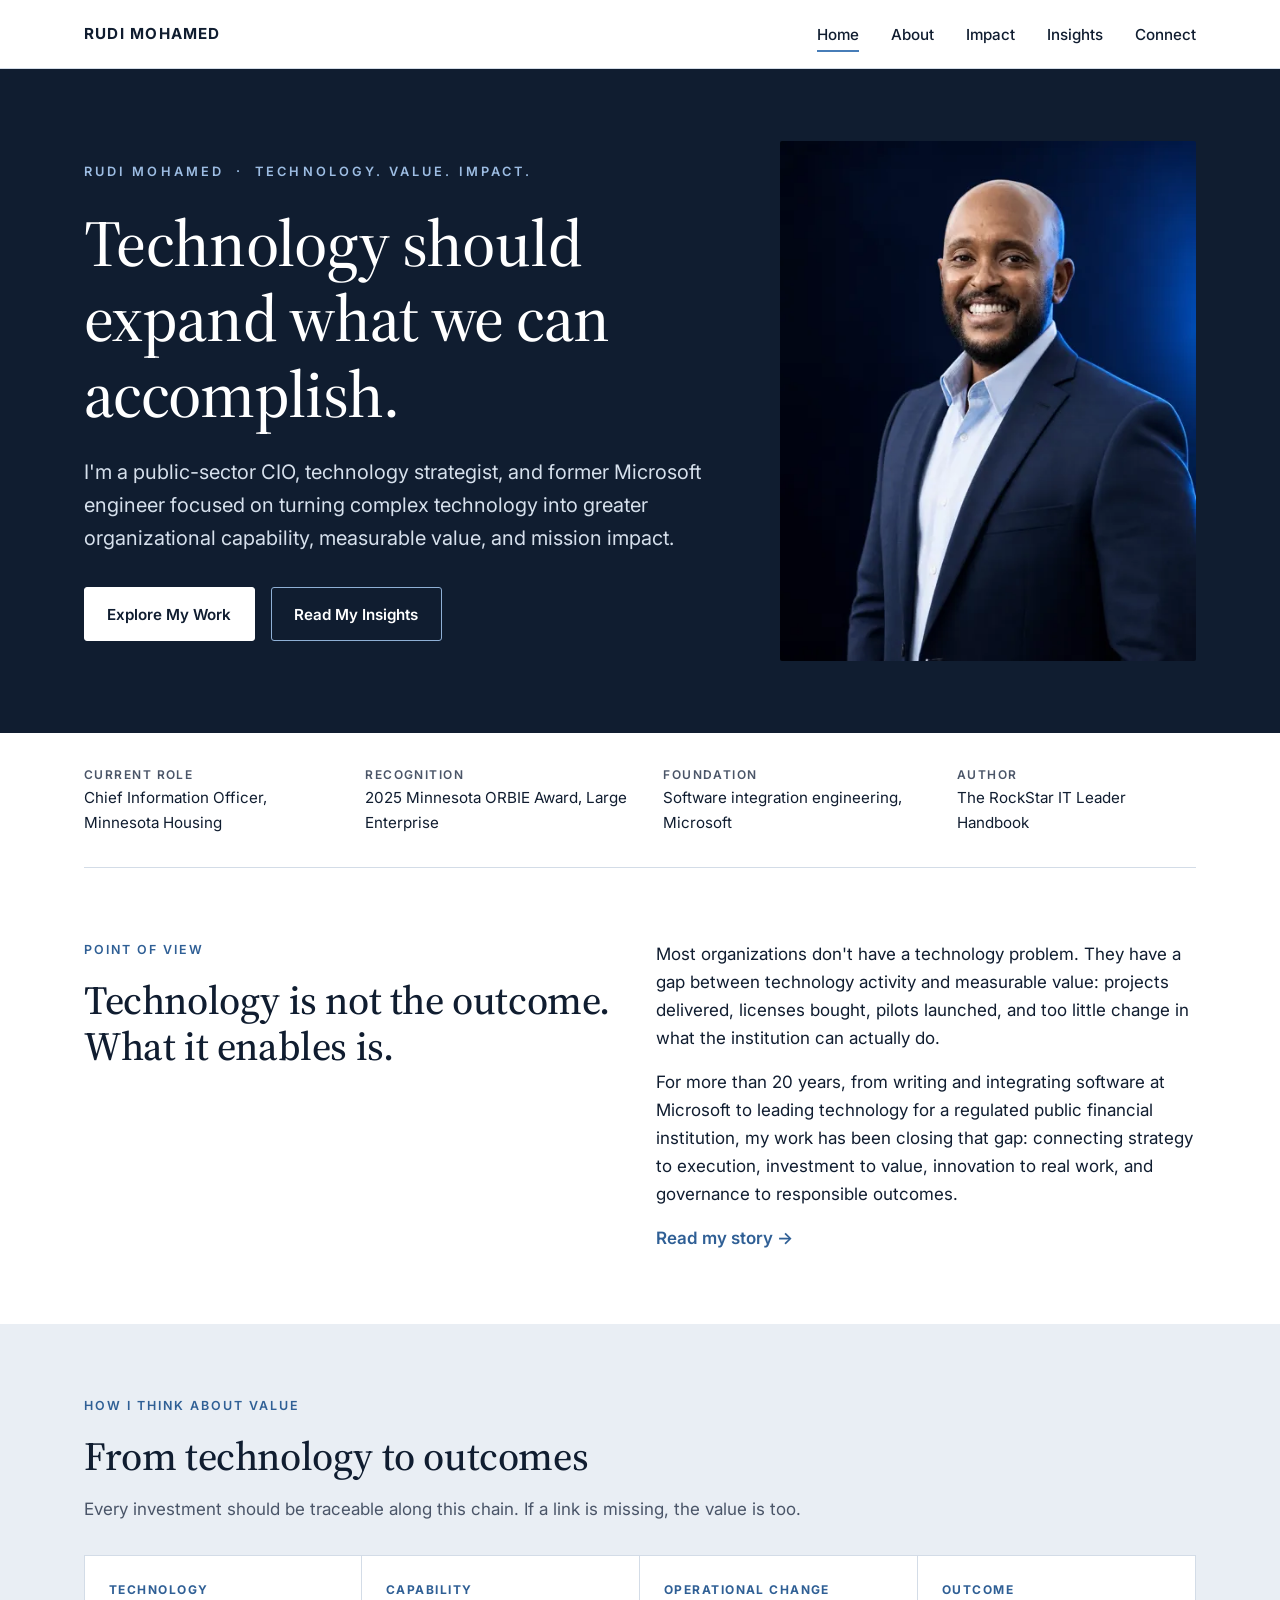
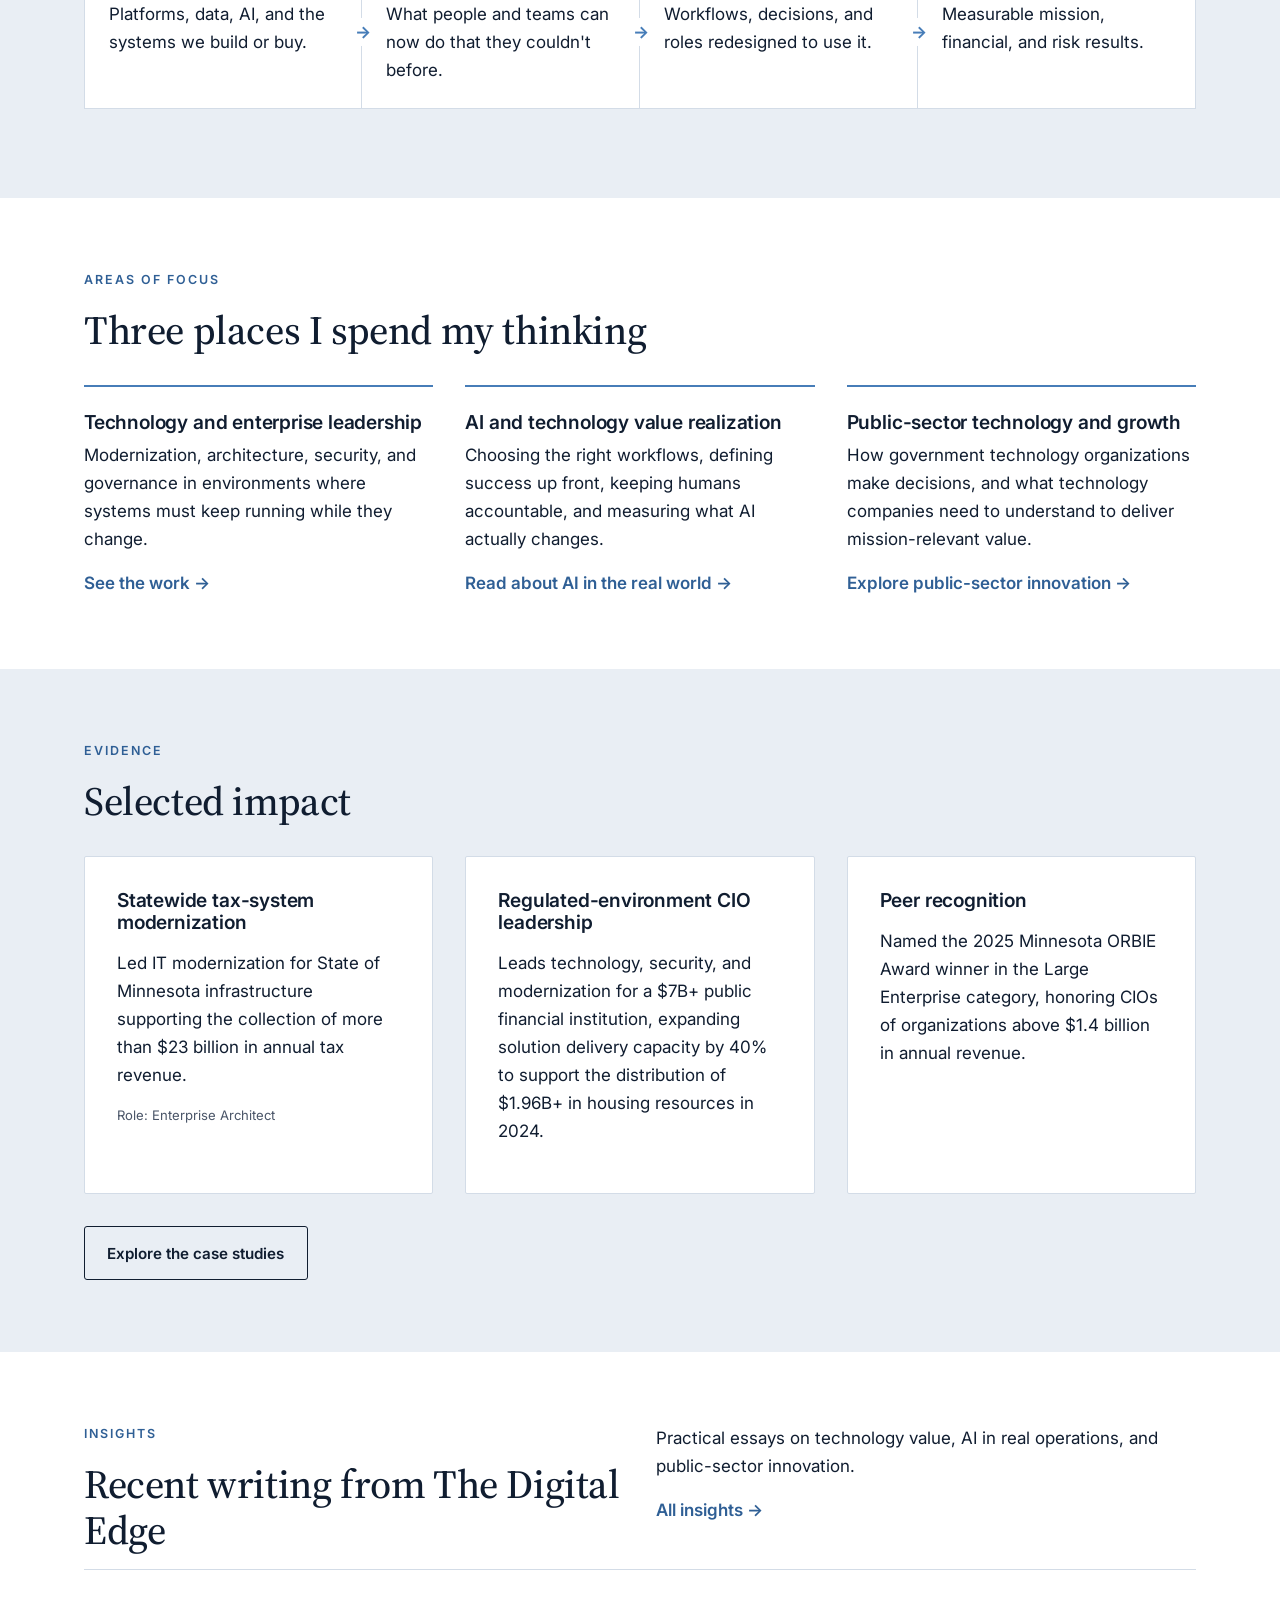
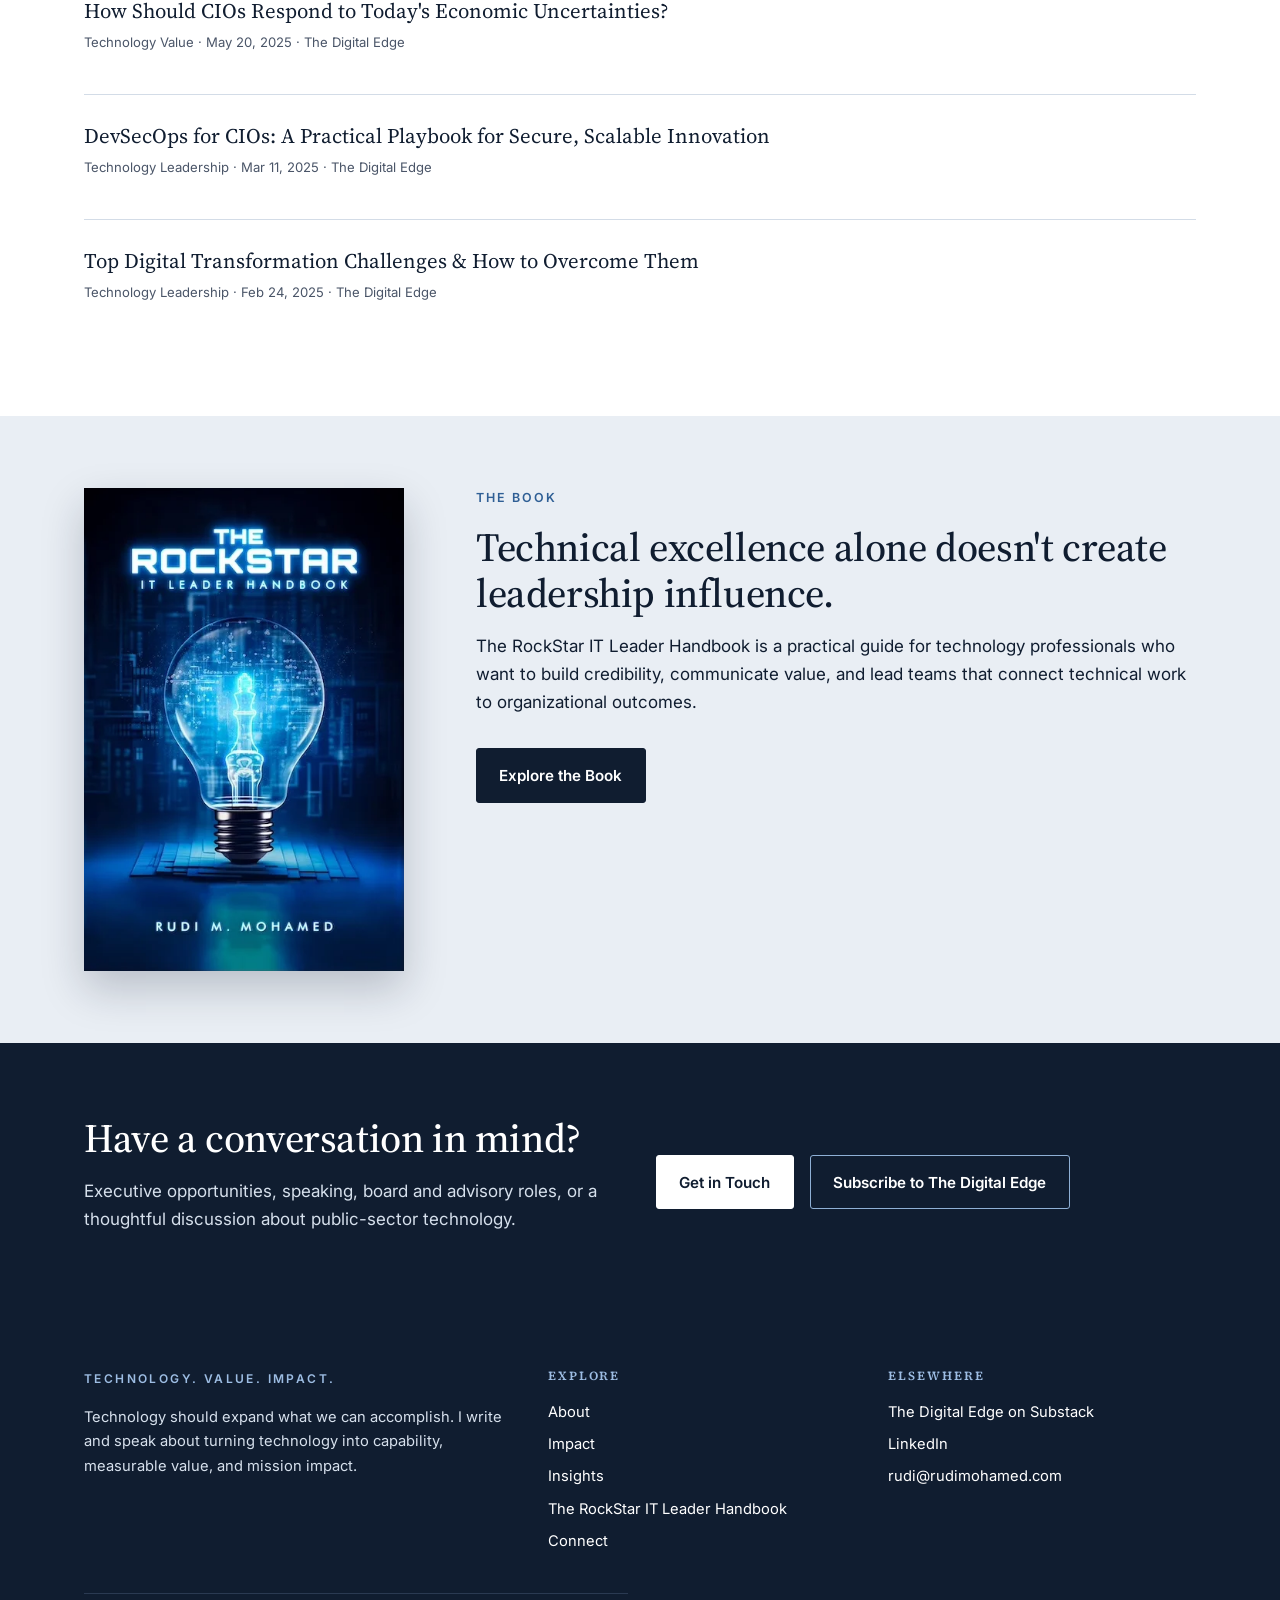
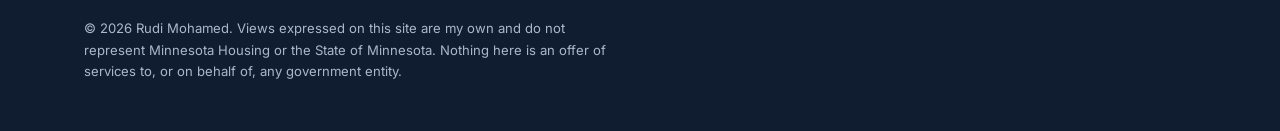
<file: index.html>
<!doctype html>
<html lang="en">
<head>
<meta charset="utf-8">
<meta name="viewport" content="width=device-width,initial-scale=1">
<title>Rudi Mohamed | Technology Executive, CIO, and Author</title>
<meta name="description" content="Public-sector CIO, former Microsoft engineer, and 2025 Minnesota ORBIE Award winner focused on turning complex technology into capability, measurable value, and mission impact.">
<link rel="canonical" href="https://rudimohamed.com/">
<meta property="og:type" content="website">
<meta property="og:site_name" content="Rudi Mohamed">
<meta property="og:title" content="Rudi Mohamed | Technology Executive, CIO, and Author">
<meta property="og:description" content="Public-sector CIO, former Microsoft engineer, and 2025 Minnesota ORBIE Award winner focused on turning complex technology into capability, measurable value, and mission impact.">
<meta property="og:url" content="https://rudimohamed.com/">
<meta property="og:image" content="https://rudimohamed.com/assets/og-rudi-mohamed.jpg">
<meta property="og:image:width" content="1200"><meta property="og:image:height" content="630">
<meta name="twitter:card" content="summary_large_image">
<meta name="theme-color" content="#101D30">
<link rel="icon" href="/assets/favicon.svg" type="image/svg+xml">
<link rel="preconnect" href="https://fonts.googleapis.com"><link rel="preconnect" href="https://fonts.gstatic.com" crossorigin>
<link rel="stylesheet" href="https://fonts.googleapis.com/css2?family=Inter:wght@400;500;600;700&family=Source+Serif+4:opsz,wght@8..60,500;8..60,600&display=swap">
<link rel="stylesheet" href="/assets/site.css?v=2">
<script type="application/ld+json">{"@context": "https://schema.org", "@type": "Person", "@id": "https://rudimohamed.com/#rudi", "name": "Rudi Mohamed", "url": "https://rudimohamed.com/", "image": "https://rudimohamed.com/assets/rudi-portrait-960.webp", "jobTitle": "Chief Information Officer", "worksFor": {"@type": "GovernmentOrganization", "name": "Minnesota Housing"}, "award": "2025 Minnesota ORBIE Award, Large Enterprise category", "knowsAbout": ["Technology value realization", "Enterprise architecture", "AI governance", "Public-sector technology modernization", "Technology leadership"], "sameAs": ["https://www.linkedin.com/in/rudi-mohamed/", "https://rudimohamed.substack.com/"]}</script>
</head>
<body>
<a class="skip" href="#main">Skip to content</a>
<header class="site-header"><div class="wrap">
<a class="brand" href="/">Rudi Mohamed</a>
<button class="menu-btn" aria-expanded="false" aria-controls="primary-nav">Menu</button>
<nav class="nav" id="primary-nav" aria-label="Primary"><ul>
<li><a href="/" aria-current=page>Home</a></li><li><a href="/about/">About</a></li><li><a href="/impact/">Impact</a></li><li><a href="/insights/">Insights</a></li><li><a href="/connect/">Connect</a></li>
</ul></nav></div></header>
<main id="main">

<section class="hero on-dark"><div class="wrap hero-grid">
<div><p class="signature">RUDI MOHAMED &nbsp;&middot;&nbsp; TECHNOLOGY. VALUE. IMPACT.</p>
<h1>Technology should expand what we can accomplish.</h1>
<p class="lede">I'm a public-sector CIO, technology strategist, and former Microsoft engineer focused on turning complex technology into greater organizational capability, measurable value, and mission impact.</p>
<div class="actions"><a class="btn btn-primary" href="/impact/">Explore My Work</a><a class="btn btn-secondary" href="/insights/">Read My Insights</a></div></div>
<img class="portrait" src="/assets/rudi-portrait-960.webp" srcset="/assets/rudi-portrait-480.webp 480w, /assets/rudi-portrait-960.webp 960w" sizes="(max-width:860px) 300px, 420px" width="960" height="1200" alt="Rudi Mohamed, Chief Information Officer, in a navy suit" fetchpriority="high">
</div></section>

<div class="wrap"><div class="cred" aria-label="Credentials">
<div><strong>Current role</strong>Chief Information Officer, Minnesota Housing</div>
<div><strong>Recognition</strong>2025 Minnesota ORBIE Award, Large Enterprise</div>
<div><strong>Foundation</strong>Software integration engineering, Microsoft</div>
<div><strong>Author</strong>The RockStar IT Leader Handbook</div>
</div></div>

<section aria-labelledby="pov"><div class="wrap grid-2">
<div><p class="eyebrow">Point of view</p><h2 id="pov">Technology is not the outcome. What it enables is.</h2></div>
<div><p>Most organizations don't have a technology problem. They have a gap between technology activity and measurable value: projects delivered, licenses bought, pilots launched, and too little change in what the institution can actually do.</p>
<p>For more than 20 years, from writing and integrating software at Microsoft to leading technology for a regulated public financial institution, my work has been closing that gap: connecting strategy to execution, investment to value, innovation to real work, and governance to responsible outcomes.</p>
<a class="textlink" href="/about/">Read my story</a></div>
</div></section>

<section class="band" aria-labelledby="chain"><div class="wrap">
<p class="eyebrow">How I think about value</p><h2 id="chain">From technology to outcomes</h2>
<p class="muted">Every investment should be traceable along this chain. If a link is missing, the value is too.</p>
<ol class="flow">
<li><strong>Technology</strong>Platforms, data, AI, and the systems we build or buy.</li>
<li><strong>Capability</strong>What people and teams can now do that they couldn't before.</li>
<li><strong>Operational change</strong>Workflows, decisions, and roles redesigned to use it.</li>
<li><strong>Outcome</strong>Measurable mission, financial, and risk results.</li>
</ol></div></section>

<section aria-labelledby="focus"><div class="wrap">
<p class="eyebrow">Areas of focus</p><h2 id="focus">Three places I spend my thinking</h2>
<div class="grid-3" style="margin-top:2rem">
<div class="card"><h3>Technology and enterprise leadership</h3><p>Modernization, architecture, security, and governance in environments where systems must keep running while they change.</p><a class="textlink" href="/impact/#modernization">See the work</a></div>
<div class="card"><h3>AI and technology value realization</h3><p>Choosing the right workflows, defining success up front, keeping humans accountable, and measuring what AI actually changes.</p><a class="textlink" href="/insights/#ai">Read about AI in the real world</a></div>
<div class="card"><h3>Public-sector technology and growth</h3><p>How government technology organizations make decisions, and what technology companies need to understand to deliver mission-relevant value.</p><a class="textlink" href="/insights/#public-sector">Explore public-sector innovation</a></div>
</div></div></section>

<section class="band" aria-labelledby="evidence"><div class="wrap">
<p class="eyebrow">Evidence</p><h2 id="evidence">Selected impact</h2>
<div class="grid-3" style="margin-top:2rem">
<div class="panel"><h3>Statewide tax-system modernization</h3><p>Led IT modernization for State of Minnesota infrastructure supporting the collection of more than $23 billion in annual tax revenue.</p><p class="meta">Role: Enterprise Architect</p></div>
<div class="panel"><h3>Regulated-environment CIO leadership</h3><p>Leads technology, security, and modernization for a $7B+ public financial institution, expanding solution delivery capacity by 40% to support the distribution of $1.96B+ in housing resources in 2024.</p></div>
<div class="panel"><h3>Peer recognition</h3><p>Named the 2025 Minnesota ORBIE Award winner in the Large Enterprise category, honoring CIOs of organizations above $1.4 billion in annual revenue.</p></div>
</div>
<div class="actions"><a class="btn btn-secondary" href="/impact/">Explore the case studies</a></div></div></section>

<section aria-labelledby="writing"><div class="wrap">
<div class="grid-2"><div><p class="eyebrow">Insights</p><h2 id="writing">Recent writing from The Digital Edge</h2></div>
<div><p>Practical essays on technology value, AI in real operations, and public-sector innovation.</p><a class="textlink" href="/insights/">All insights</a></div></div>
<ul class="article-list"><li><a href="https://rudimohamed.substack.com/archive">How Should CIOs Respond to Today's Economic Uncertainties?</a><p class="meta">Technology Value &middot; May 20, 2025 &middot; The Digital Edge</p></li><li><a href="https://rudimohamed.substack.com/archive">DevSecOps for CIOs: A Practical Playbook for Secure, Scalable Innovation</a><p class="meta">Technology Leadership &middot; Mar 11, 2025 &middot; The Digital Edge</p></li><li><a href="https://rudimohamed.substack.com/archive">Top Digital Transformation Challenges & How to Overcome Them</a><p class="meta">Technology Leadership &middot; Feb 24, 2025 &middot; The Digital Edge</p></li></ul>
</div></section>

<section class="band" aria-labelledby="book-h"><div class="wrap book-grid">
<img src="/assets/book-cover.webp" width="415" height="627" loading="lazy" alt="Cover of The RockStar IT Leader Handbook by Rudi M. Mohamed">
<div><p class="eyebrow">The book</p><h2 id="book-h">Technical excellence alone doesn't create leadership influence.</h2>
<p>The RockStar IT Leader Handbook is a practical guide for technology professionals who want to build credibility, communicate value, and lead teams that connect technical work to organizational outcomes.</p>
<div class="actions"><a class="btn btn-primary" href="/book/">Explore the Book</a></div></div>
</div></section>

<section class="on-dark" aria-labelledby="cta"><div class="wrap grid-2" style="align-items:center">
<div><h2 id="cta">Have a conversation in mind?</h2><p>Executive opportunities, speaking, board and advisory roles, or a thoughtful discussion about public-sector technology.</p></div>
<div class="actions" style="margin-top:0"><a class="btn btn-primary" href="/connect/">Get in Touch</a><a class="btn btn-secondary" href="https://rudimohamed.substack.com/">Subscribe to The Digital Edge</a></div>
</div></section>
</main>
<footer class="site-footer"><div class="wrap">
<div class="footer-grid">
<div><p class="footer-sig">TECHNOLOGY. VALUE. IMPACT.</p>
<p>Technology should expand what we can accomplish. I write and speak about turning technology into capability, measurable value, and mission impact.</p></div>
<div><h2 class="eyebrow" style="color:#9DBDE3">Explore</h2><ul>
<li><a href="/about/">About</a></li><li><a href="/impact/">Impact</a></li><li><a href="/insights/">Insights</a></li><li><a href="/book/">The RockStar IT Leader Handbook</a></li><li><a href="/connect/">Connect</a></li></ul></div>
<div><h2 class="eyebrow" style="color:#9DBDE3">Elsewhere</h2><ul>
<li><a href="https://rudimohamed.substack.com/">The Digital Edge on Substack</a></li><li><a href="https://www.linkedin.com/in/rudi-mohamed/">LinkedIn</a></li><li><a href="mailto:rudi@rudimohamed.com">rudi@rudimohamed.com</a></li></ul></div>
</div>
<p class="legal">&copy; 2026 Rudi Mohamed. Views expressed on this site are my own and do not represent Minnesota Housing or the State of Minnesota. Nothing here is an offer of services to, or on behalf of, any government entity.</p>
</div></footer>
<script>
(function(){var b=document.querySelector('.menu-btn'),n=document.getElementById('primary-nav');
b.addEventListener('click',function(){var o=n.classList.toggle('open');b.setAttribute('aria-expanded',o);});
document.addEventListener('keydown',function(e){if(e.key==='Escape'&&n.classList.contains('open')){n.classList.remove('open');b.setAttribute('aria-expanded','false');b.focus();}});})();
</script>
</body></html>
</file>
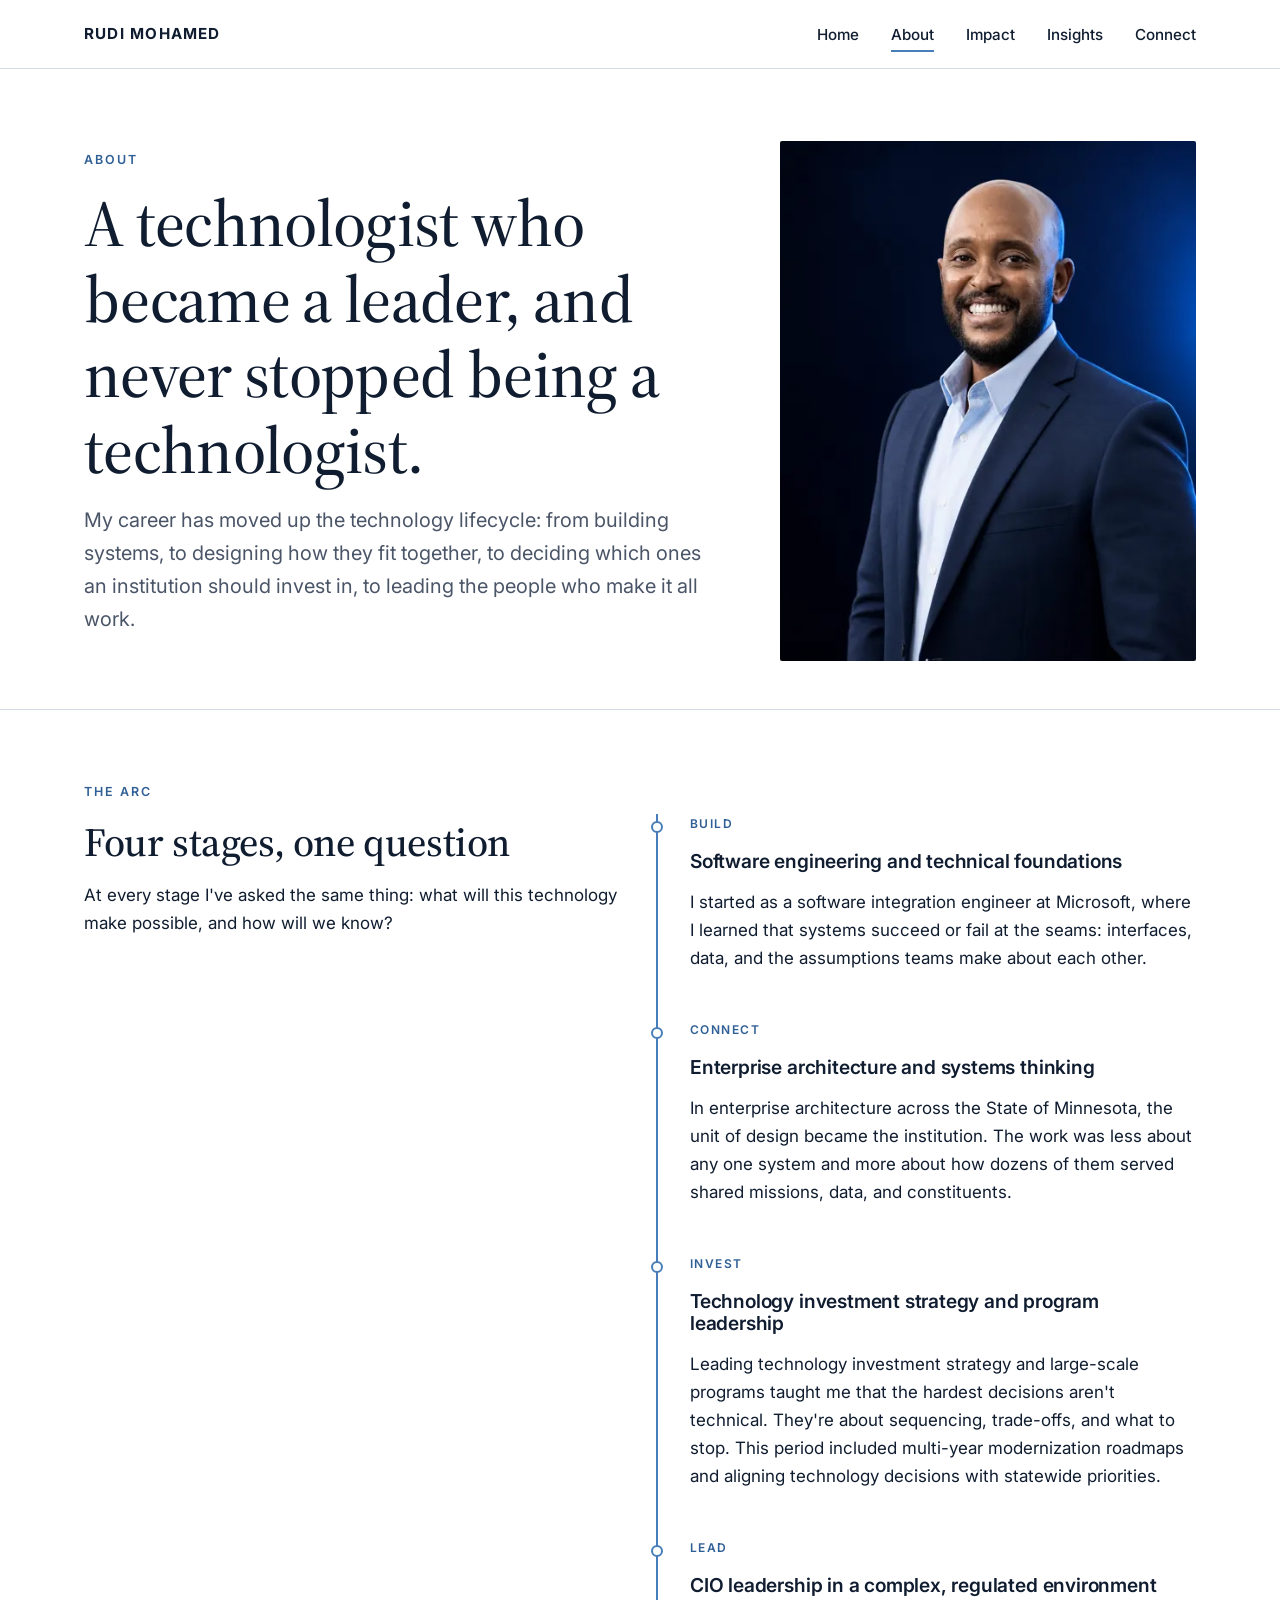
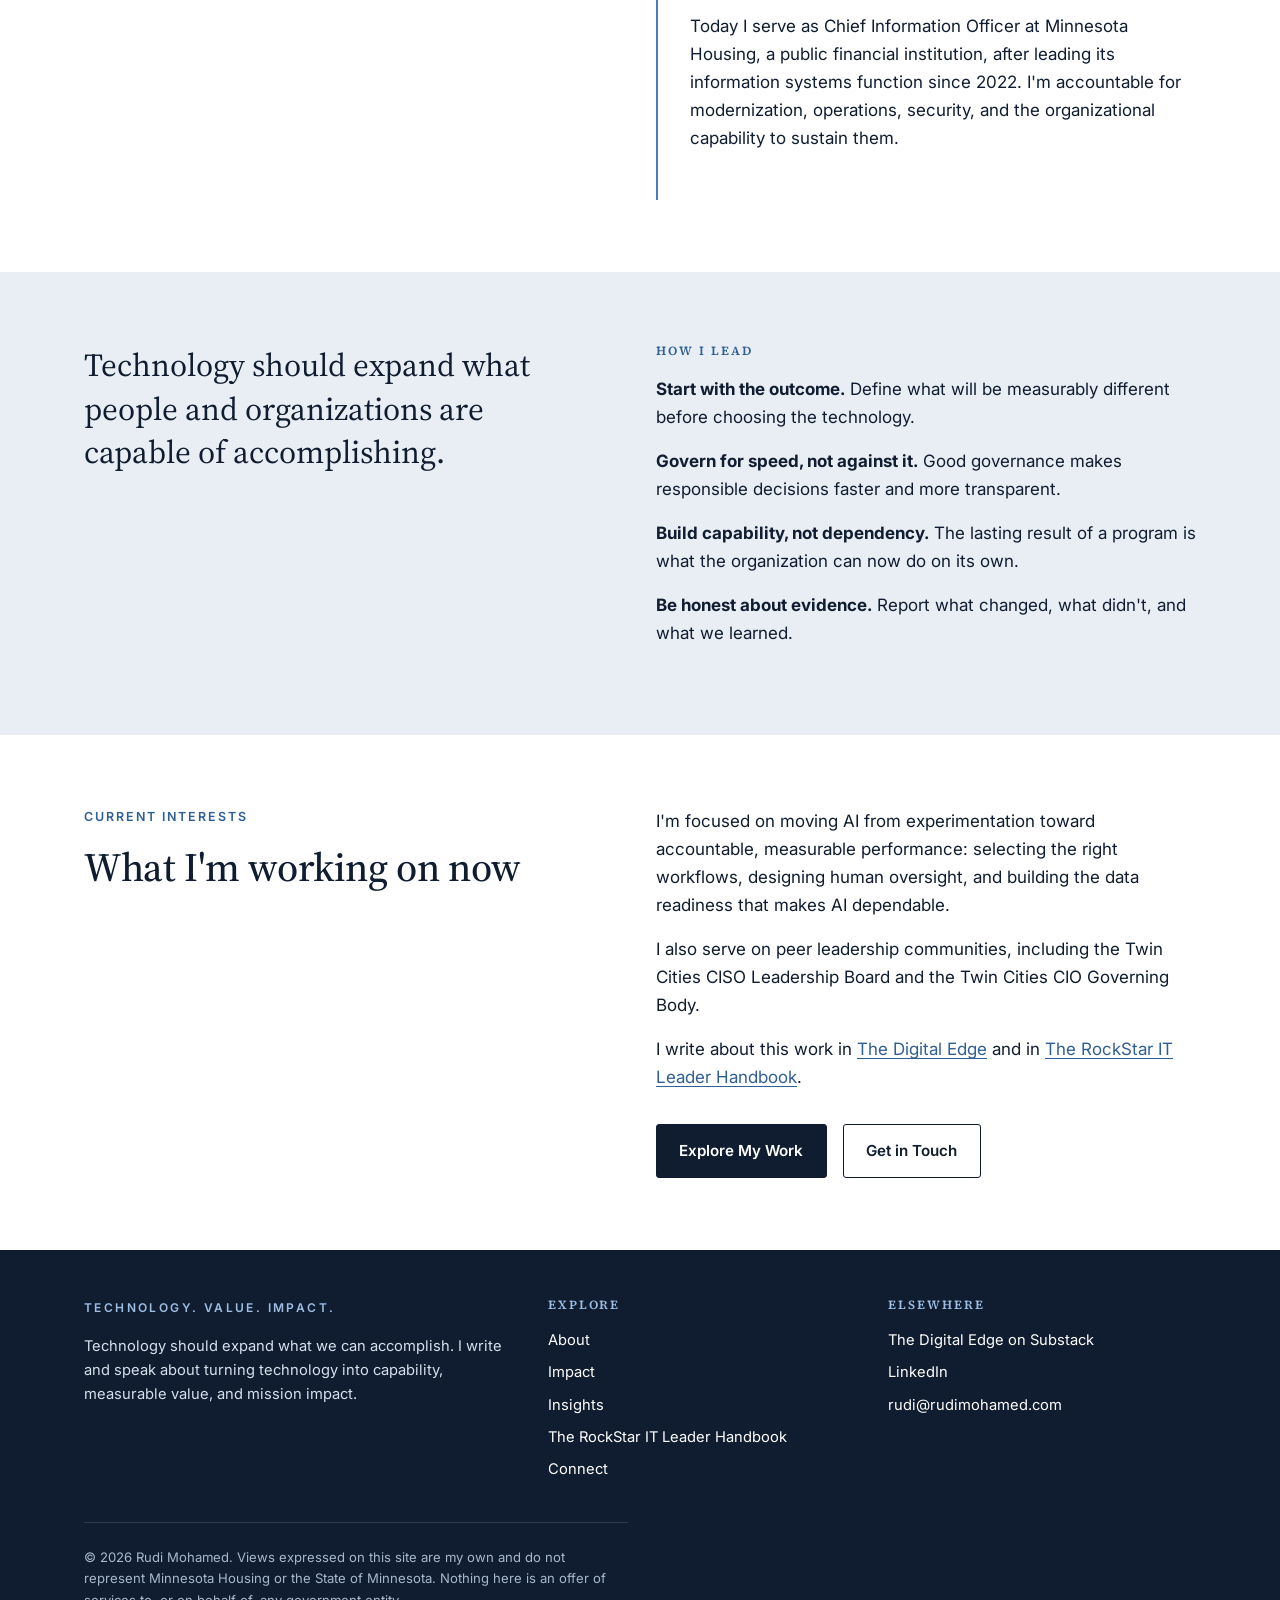
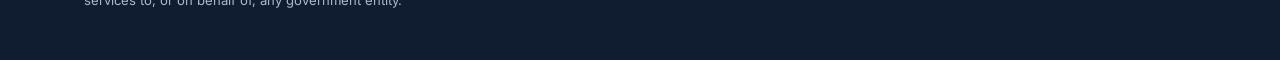
<file: about/index.html>
<!doctype html>
<html lang="en">
<head>
<meta charset="utf-8">
<meta name="viewport" content="width=device-width,initial-scale=1">
<title>About Rudi Mohamed | From Software Engineer to CIO</title>
<meta name="description" content="How a Microsoft software integration engineer became a public-sector CIO: enterprise architecture, technology investment strategy, and leadership in regulated environments.">
<link rel="canonical" href="https://rudimohamed.com/about/">
<meta property="og:type" content="website">
<meta property="og:site_name" content="Rudi Mohamed">
<meta property="og:title" content="About Rudi Mohamed | From Software Engineer to CIO">
<meta property="og:description" content="How a Microsoft software integration engineer became a public-sector CIO: enterprise architecture, technology investment strategy, and leadership in regulated environments.">
<meta property="og:url" content="https://rudimohamed.com/about/">
<meta property="og:image" content="https://rudimohamed.com/assets/og-rudi-mohamed.jpg">
<meta property="og:image:width" content="1200"><meta property="og:image:height" content="630">
<meta name="twitter:card" content="summary_large_image">
<meta name="theme-color" content="#101D30">
<link rel="icon" href="/assets/favicon.svg" type="image/svg+xml">
<link rel="preconnect" href="https://fonts.googleapis.com"><link rel="preconnect" href="https://fonts.gstatic.com" crossorigin>
<link rel="stylesheet" href="https://fonts.googleapis.com/css2?family=Inter:wght@400;500;600;700&family=Source+Serif+4:opsz,wght@8..60,500;8..60,600&display=swap">
<link rel="stylesheet" href="/assets/site.css?v=2">
<script type="application/ld+json">{"@context": "https://schema.org", "@type": "Person", "@id": "https://rudimohamed.com/#rudi", "name": "Rudi Mohamed", "url": "https://rudimohamed.com/", "image": "https://rudimohamed.com/assets/rudi-portrait-960.webp", "jobTitle": "Chief Information Officer", "worksFor": {"@type": "GovernmentOrganization", "name": "Minnesota Housing"}, "award": "2025 Minnesota ORBIE Award, Large Enterprise category", "knowsAbout": ["Technology value realization", "Enterprise architecture", "AI governance", "Public-sector technology modernization", "Technology leadership"], "sameAs": ["https://www.linkedin.com/in/rudi-mohamed/", "https://rudimohamed.substack.com/"]}</script>
</head>
<body>
<a class="skip" href="#main">Skip to content</a>
<header class="site-header"><div class="wrap">
<a class="brand" href="/">Rudi Mohamed</a>
<button class="menu-btn" aria-expanded="false" aria-controls="primary-nav">Menu</button>
<nav class="nav" id="primary-nav" aria-label="Primary"><ul>
<li><a href="/">Home</a></li><li><a href="/about/" aria-current=page>About</a></li><li><a href="/impact/">Impact</a></li><li><a href="/insights/">Insights</a></li><li><a href="/connect/">Connect</a></li>
</ul></nav></div></header>
<main id="main">

<section class="page-head"><div class="wrap hero-grid">
<div><p class="eyebrow">About</p><h1>A technologist who became a leader, and never stopped being a technologist.</h1>
<p class="lede">My career has moved up the technology lifecycle: from building systems, to designing how they fit together, to deciding which ones an institution should invest in, to leading the people who make it all work.</p></div>
<img class="portrait" src="/assets/rudi-portrait-960.webp" srcset="/assets/rudi-portrait-480.webp 480w, /assets/rudi-portrait-960.webp 960w" sizes="(max-width:860px) 300px, 380px" width="960" height="1200" alt="Portrait of Rudi Mohamed" loading="lazy">
</div></section>

<section aria-labelledby="arc"><div class="wrap grid-2">
<div><p class="eyebrow">The arc</p><h2 id="arc">Four stages, one question</h2><p>At every stage I've asked the same thing: what will this technology make possible, and how will we know?</p></div>
<ol class="timeline">
<li><p class="stage">Build</p><h3>Software engineering and technical foundations</h3><p>I started as a software integration engineer at Microsoft, where I learned that systems succeed or fail at the seams: interfaces, data, and the assumptions teams make about each other.</p></li>
<li><p class="stage">Connect</p><h3>Enterprise architecture and systems thinking</h3><p>In enterprise architecture across the State of Minnesota, the unit of design became the institution. The work was less about any one system and more about how dozens of them served shared missions, data, and constituents.</p></li>
<li><p class="stage">Invest</p><h3>Technology investment strategy and program leadership</h3><p>Leading technology investment strategy and large-scale programs taught me that the hardest decisions aren't technical. They're about sequencing, trade-offs, and what to stop. This period included multi-year modernization roadmaps and aligning technology decisions with statewide priorities.</p></li>
<li><p class="stage">Lead</p><h3>CIO leadership in a complex, regulated environment</h3><p>Today I serve as Chief Information Officer at Minnesota Housing, a public financial institution, after leading its information systems function since 2022. I'm accountable for modernization, operations, security, and the organizational capability to sustain them.</p></li>
</ol></div></section>

<section class="band" aria-labelledby="phil"><div class="wrap grid-2">
<div><blockquote>Technology should expand what people and organizations are capable of accomplishing.</blockquote></div>
<div><h2 id="phil" class="eyebrow">How I lead</h2>
<p><strong>Start with the outcome.</strong> Define what will be measurably different before choosing the technology.</p>
<p><strong>Govern for speed, not against it.</strong> Good governance makes responsible decisions faster and more transparent.</p>
<p><strong>Build capability, not dependency.</strong> The lasting result of a program is what the organization can now do on its own.</p>
<p><strong>Be honest about evidence.</strong> Report what changed, what didn't, and what we learned.</p></div>
</div></section>

<section aria-labelledby="now"><div class="wrap grid-2">
<div><p class="eyebrow">Current interests</p><h2 id="now">What I'm working on now</h2></div>
<div><p>I'm focused on moving AI from experimentation toward accountable, measurable performance: selecting the right workflows, designing human oversight, and building the data readiness that makes AI dependable.</p>
<p>I also serve on peer leadership communities, including the Twin Cities CISO Leadership Board and the Twin Cities CIO Governing Body.</p>
<p>I write about this work in <a href="/insights/">The Digital Edge</a> and in <a href="/book/">The RockStar IT Leader Handbook</a>.</p>
<div class="actions"><a class="btn btn-primary" href="/impact/">Explore My Work</a><a class="btn btn-secondary" href="/connect/">Get in Touch</a></div></div>
</div></section>
</main>
<footer class="site-footer"><div class="wrap">
<div class="footer-grid">
<div><p class="footer-sig">TECHNOLOGY. VALUE. IMPACT.</p>
<p>Technology should expand what we can accomplish. I write and speak about turning technology into capability, measurable value, and mission impact.</p></div>
<div><h2 class="eyebrow" style="color:#9DBDE3">Explore</h2><ul>
<li><a href="/about/">About</a></li><li><a href="/impact/">Impact</a></li><li><a href="/insights/">Insights</a></li><li><a href="/book/">The RockStar IT Leader Handbook</a></li><li><a href="/connect/">Connect</a></li></ul></div>
<div><h2 class="eyebrow" style="color:#9DBDE3">Elsewhere</h2><ul>
<li><a href="https://rudimohamed.substack.com/">The Digital Edge on Substack</a></li><li><a href="https://www.linkedin.com/in/rudi-mohamed/">LinkedIn</a></li><li><a href="mailto:rudi@rudimohamed.com">rudi@rudimohamed.com</a></li></ul></div>
</div>
<p class="legal">&copy; 2026 Rudi Mohamed. Views expressed on this site are my own and do not represent Minnesota Housing or the State of Minnesota. Nothing here is an offer of services to, or on behalf of, any government entity.</p>
</div></footer>
<script>
(function(){var b=document.querySelector('.menu-btn'),n=document.getElementById('primary-nav');
b.addEventListener('click',function(){var o=n.classList.toggle('open');b.setAttribute('aria-expanded',o);});
document.addEventListener('keydown',function(e){if(e.key==='Escape'&&n.classList.contains('open')){n.classList.remove('open');b.setAttribute('aria-expanded','false');b.focus();}});})();
</script>
</body></html>
</file>
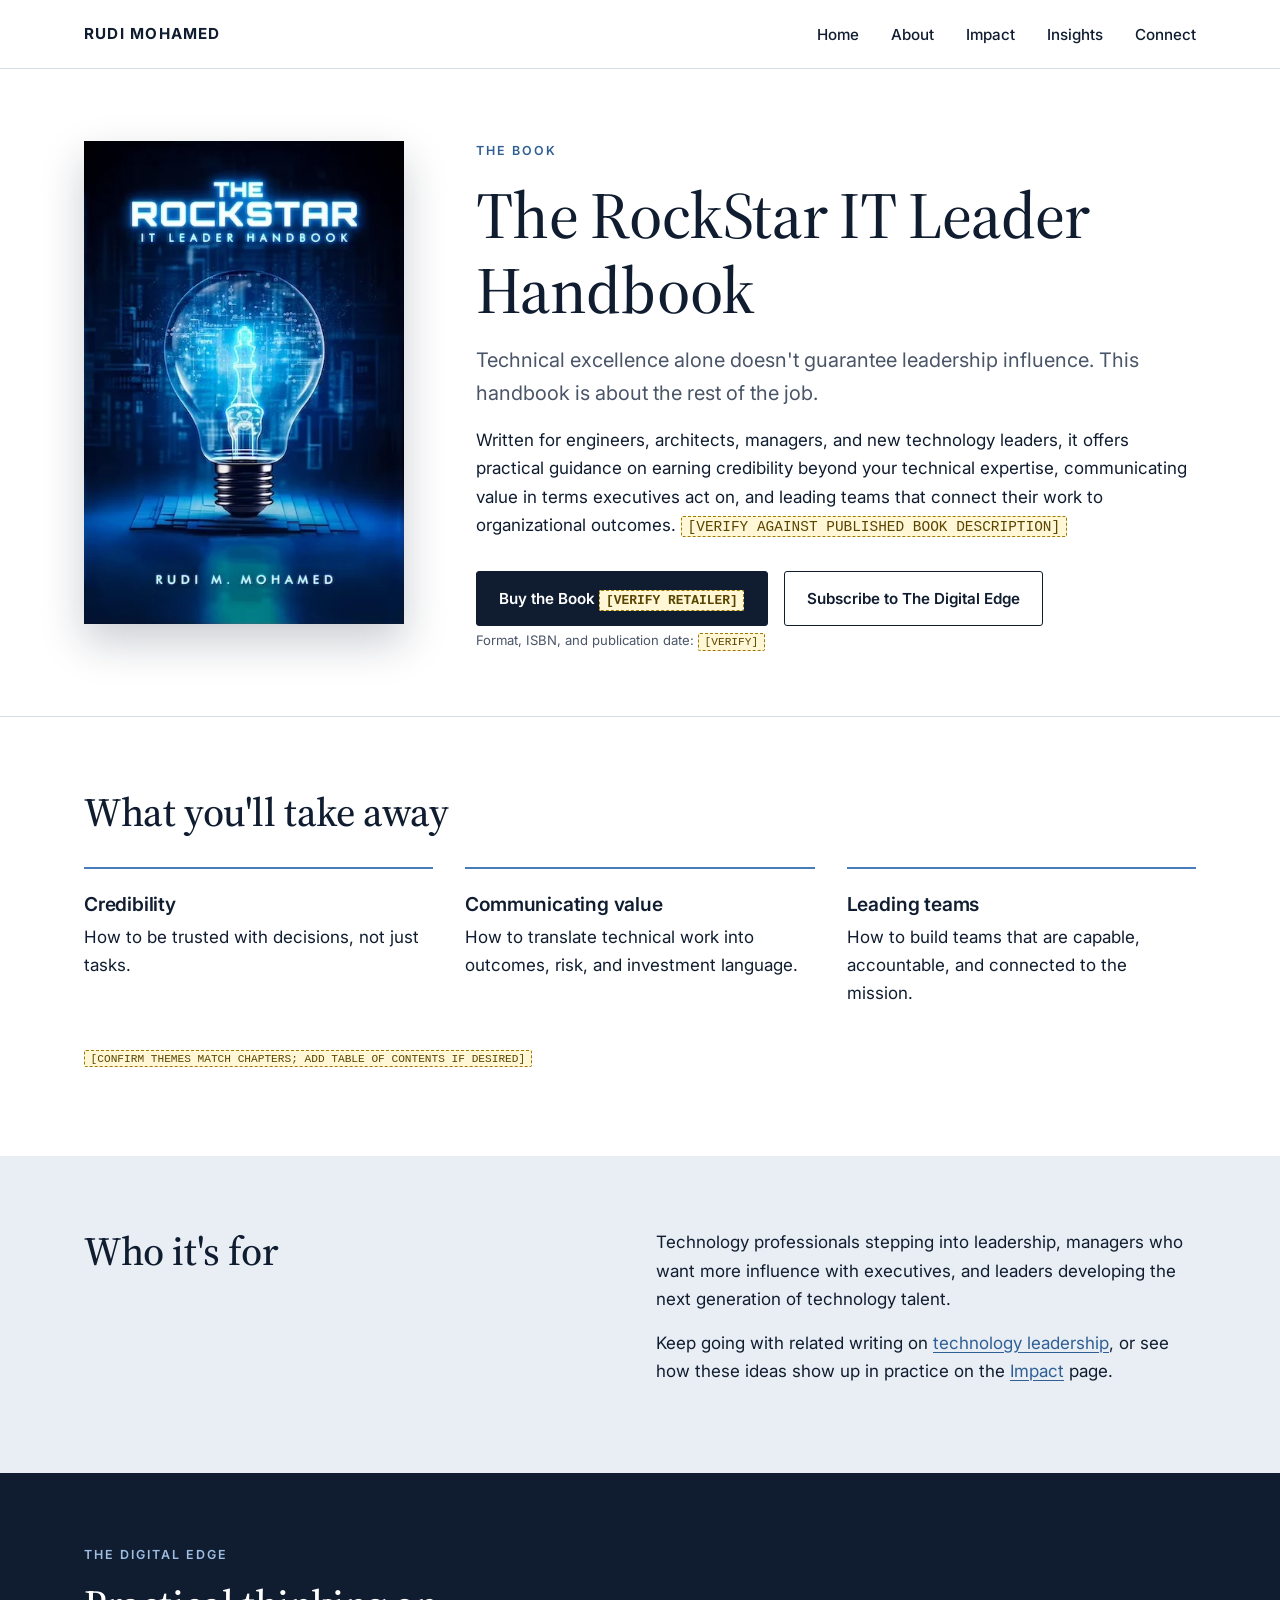
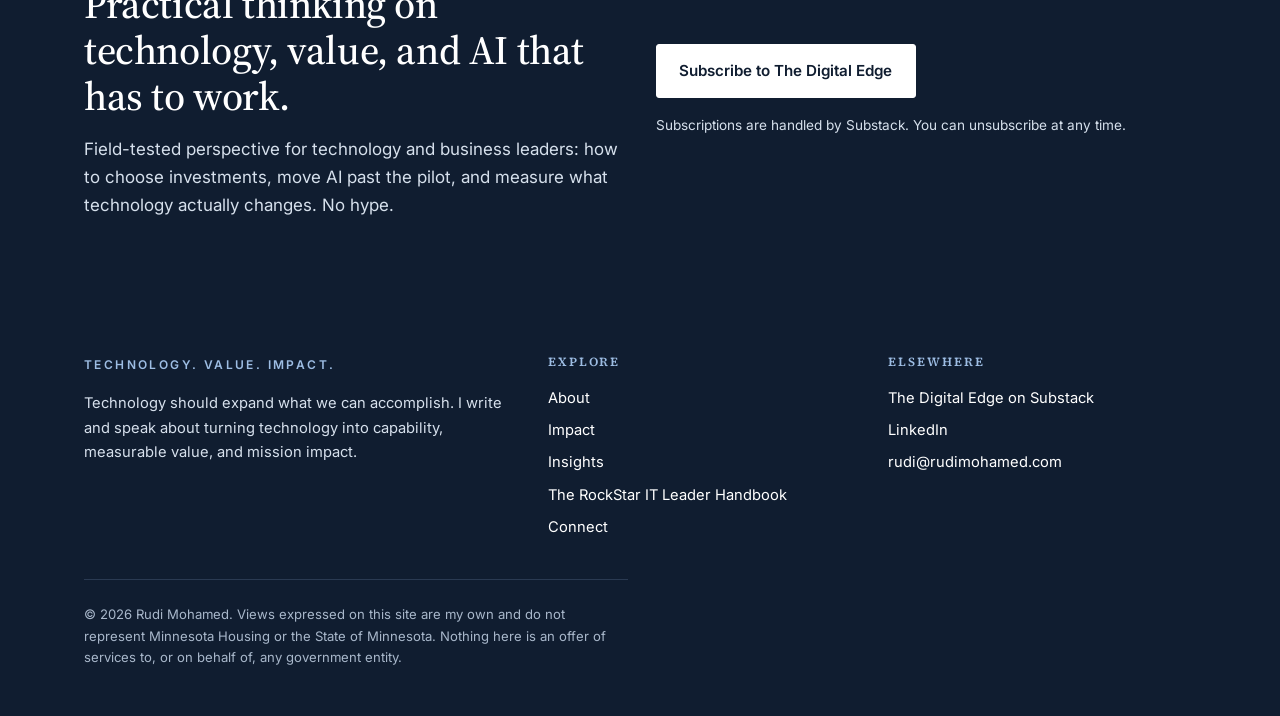
<file: book/index.html>
<!doctype html>
<html lang="en">
<head>
<meta charset="utf-8">
<meta name="viewport" content="width=device-width,initial-scale=1">
<title>The RockStar IT Leader Handbook | Rudi Mohamed</title>
<meta name="description" content="A practical leadership guide for technology professionals who want to build credibility, communicate value, lead teams, and connect technical work to outcomes.">
<link rel="canonical" href="https://rudimohamed.com/book/">
<meta property="og:type" content="website">
<meta property="og:site_name" content="Rudi Mohamed">
<meta property="og:title" content="The RockStar IT Leader Handbook | Rudi Mohamed">
<meta property="og:description" content="A practical leadership guide for technology professionals who want to build credibility, communicate value, lead teams, and connect technical work to outcomes.">
<meta property="og:url" content="https://rudimohamed.com/book/">
<meta property="og:image" content="https://rudimohamed.com/assets/og-rudi-mohamed.jpg">
<meta property="og:image:width" content="1200"><meta property="og:image:height" content="630">
<meta name="twitter:card" content="summary_large_image">
<meta name="theme-color" content="#101D30">
<link rel="icon" href="/assets/favicon.svg" type="image/svg+xml">
<link rel="preconnect" href="https://fonts.googleapis.com"><link rel="preconnect" href="https://fonts.gstatic.com" crossorigin>
<link rel="stylesheet" href="https://fonts.googleapis.com/css2?family=Inter:wght@400;500;600;700&family=Source+Serif+4:opsz,wght@8..60,500;8..60,600&display=swap">
<link rel="stylesheet" href="/assets/site.css?v=2">
<script type="application/ld+json">[{"@context": "https://schema.org", "@type": "Person", "@id": "https://rudimohamed.com/#rudi", "name": "Rudi Mohamed", "url": "https://rudimohamed.com/", "image": "https://rudimohamed.com/assets/rudi-portrait-960.webp", "jobTitle": "Chief Information Officer", "worksFor": {"@type": "GovernmentOrganization", "name": "Minnesota Housing"}, "award": "2025 Minnesota ORBIE Award, Large Enterprise category", "knowsAbout": ["Technology value realization", "Enterprise architecture", "AI governance", "Public-sector technology modernization", "Technology leadership"], "sameAs": ["https://www.linkedin.com/in/rudi-mohamed/", "https://rudimohamed.substack.com/"]}, {"@context": "https://schema.org", "@type": "Book", "name": "The RockStar IT Leader Handbook", "author": {"@id": "https://rudimohamed.com/#rudi"}, "image": "https://rudimohamed.com/assets/book-cover.webp", "url": "https://rudimohamed.com/book/"}]</script>
</head>
<body>
<a class="skip" href="#main">Skip to content</a>
<header class="site-header"><div class="wrap">
<a class="brand" href="/">Rudi Mohamed</a>
<button class="menu-btn" aria-expanded="false" aria-controls="primary-nav">Menu</button>
<nav class="nav" id="primary-nav" aria-label="Primary"><ul>
<li><a href="/">Home</a></li><li><a href="/about/">About</a></li><li><a href="/impact/">Impact</a></li><li><a href="/insights/">Insights</a></li><li><a href="/connect/">Connect</a></li>
</ul></nav></div></header>
<main id="main">

<section class="page-head"><div class="wrap book-grid">
<img src="/assets/book-cover.webp" width="415" height="627" alt="Cover of The RockStar IT Leader Handbook by Rudi M. Mohamed" fetchpriority="high">
<div><p class="eyebrow">The book</p><h1>The RockStar IT Leader Handbook</h1>
<p class="lede">Technical excellence alone doesn't guarantee leadership influence. This handbook is about the rest of the job.</p>
<p>Written for engineers, architects, managers, and new technology leaders, it offers practical guidance on earning credibility beyond your technical expertise, communicating value in terms executives act on, and leading teams that connect their work to organizational outcomes. <span class="placeholder">[VERIFY AGAINST PUBLISHED BOOK DESCRIPTION]</span></p>
<div class="actions"><a class="btn btn-primary" href="[VERIFY PURCHASE LINK]">Buy the Book <span class="placeholder">[VERIFY RETAILER]</span></a><a class="btn btn-secondary" href="https://rudimohamed.substack.com/">Subscribe to The Digital Edge</a></div>
<p class="meta">Format, ISBN, and publication date: <span class="placeholder">[VERIFY]</span></p></div>
</div></section>
<section aria-labelledby="themes"><div class="wrap"><h2 id="themes">What you'll take away</h2>
<div class="grid-3" style="margin-top:2rem">
<div class="card"><h3>Credibility</h3><p>How to be trusted with decisions, not just tasks.</p></div>
<div class="card"><h3>Communicating value</h3><p>How to translate technical work into outcomes, risk, and investment language.</p></div>
<div class="card"><h3>Leading teams</h3><p>How to build teams that are capable, accountable, and connected to the mission.</p></div>
</div>
<p class="meta" style="margin-top:1.5rem"><span class="placeholder">[CONFIRM THEMES MATCH CHAPTERS; ADD TABLE OF CONTENTS IF DESIRED]</span></p></div></section>
<section class="band" aria-labelledby="who"><div class="wrap grid-2">
<div><h2 id="who">Who it's for</h2></div>
<div><p>Technology professionals stepping into leadership, managers who want more influence with executives, and leaders developing the next generation of technology talent.</p>
<p>Keep going with related writing on <a href="/insights/">technology leadership</a>, or see how these ideas show up in practice on the <a href="/impact/">Impact</a> page.</p></div>
</div></section>
<section class="on-dark" aria-labelledby="nl-title"><div class="wrap grid-2" style="align-items:center">
<div><p class="eyebrow">The Digital Edge</p><h2 id="nl-title">Practical thinking on technology, value, and AI that has to work.</h2>
<p>Field-tested perspective for technology and business leaders: how to choose investments, move AI past the pilot, and measure what technology actually changes. No hype.</p></div>
<div><a class="btn btn-primary" href="https://rudimohamed.substack.com/">Subscribe to The Digital Edge</a>
<p class="hint" style="margin-top:1rem">Subscriptions are handled by Substack. You can unsubscribe at any time.</p></div>
</div></section></main>
<footer class="site-footer"><div class="wrap">
<div class="footer-grid">
<div><p class="footer-sig">TECHNOLOGY. VALUE. IMPACT.</p>
<p>Technology should expand what we can accomplish. I write and speak about turning technology into capability, measurable value, and mission impact.</p></div>
<div><h2 class="eyebrow" style="color:#9DBDE3">Explore</h2><ul>
<li><a href="/about/">About</a></li><li><a href="/impact/">Impact</a></li><li><a href="/insights/">Insights</a></li><li><a href="/book/">The RockStar IT Leader Handbook</a></li><li><a href="/connect/">Connect</a></li></ul></div>
<div><h2 class="eyebrow" style="color:#9DBDE3">Elsewhere</h2><ul>
<li><a href="https://rudimohamed.substack.com/">The Digital Edge on Substack</a></li><li><a href="https://www.linkedin.com/in/rudi-mohamed/">LinkedIn</a></li><li><a href="mailto:rudi@rudimohamed.com">rudi@rudimohamed.com</a></li></ul></div>
</div>
<p class="legal">&copy; 2026 Rudi Mohamed. Views expressed on this site are my own and do not represent Minnesota Housing or the State of Minnesota. Nothing here is an offer of services to, or on behalf of, any government entity.</p>
</div></footer>
<script>
(function(){var b=document.querySelector('.menu-btn'),n=document.getElementById('primary-nav');
b.addEventListener('click',function(){var o=n.classList.toggle('open');b.setAttribute('aria-expanded',o);});
document.addEventListener('keydown',function(e){if(e.key==='Escape'&&n.classList.contains('open')){n.classList.remove('open');b.setAttribute('aria-expanded','false');b.focus();}});})();
</script>
</body></html>
</file>
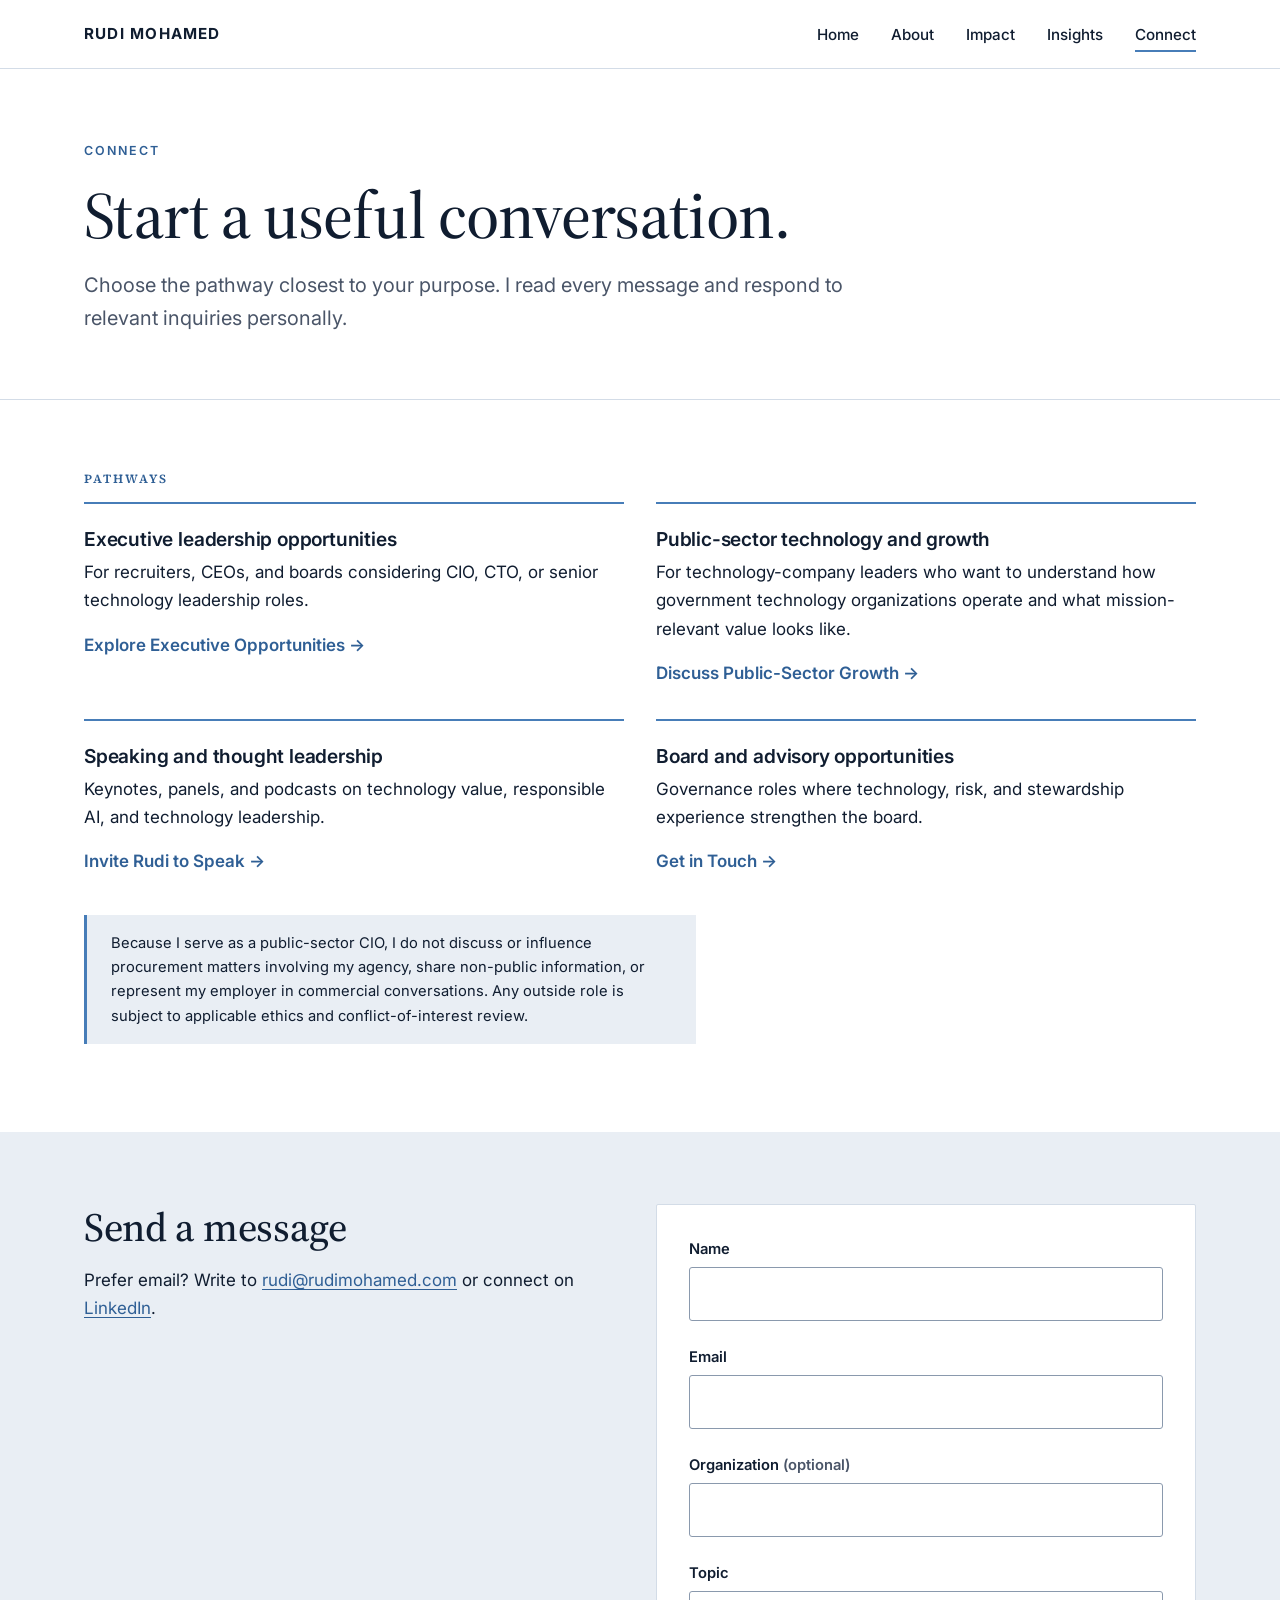
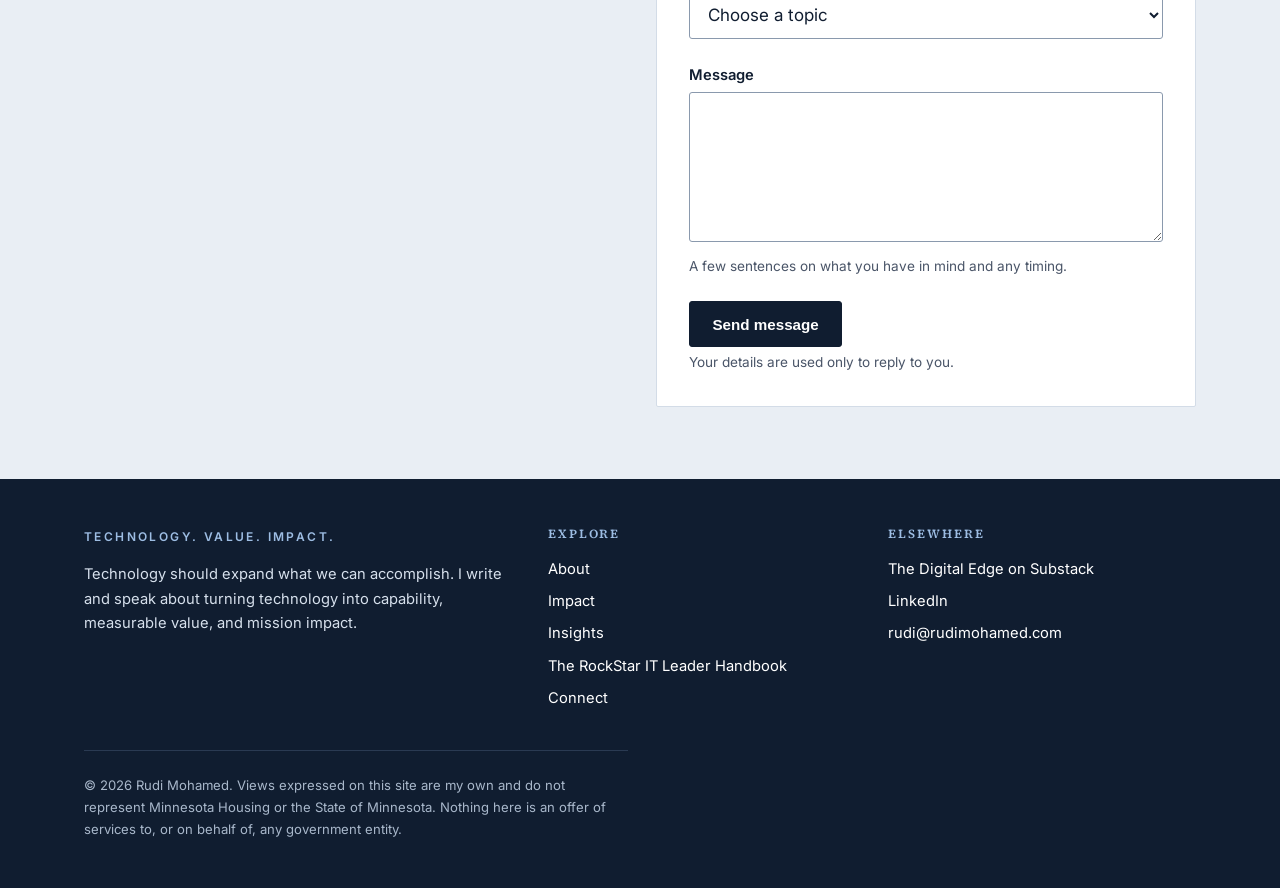
<file: connect/index.html>
<!doctype html>
<html lang="en">
<head>
<meta charset="utf-8">
<meta name="viewport" content="width=device-width,initial-scale=1">
<title>Connect with Rudi Mohamed | Executive, Speaking, and Board Inquiries</title>
<meta name="description" content="Reach Rudi Mohamed about executive leadership opportunities, public-sector technology conversations, speaking, and board or advisory roles.">
<link rel="canonical" href="https://rudimohamed.com/connect/">
<meta property="og:type" content="website">
<meta property="og:site_name" content="Rudi Mohamed">
<meta property="og:title" content="Connect with Rudi Mohamed | Executive, Speaking, and Board Inquiries">
<meta property="og:description" content="Reach Rudi Mohamed about executive leadership opportunities, public-sector technology conversations, speaking, and board or advisory roles.">
<meta property="og:url" content="https://rudimohamed.com/connect/">
<meta property="og:image" content="https://rudimohamed.com/assets/og-rudi-mohamed.jpg">
<meta property="og:image:width" content="1200"><meta property="og:image:height" content="630">
<meta name="twitter:card" content="summary_large_image">
<meta name="theme-color" content="#101D30">
<link rel="icon" href="/assets/favicon.svg" type="image/svg+xml">
<link rel="preconnect" href="https://fonts.googleapis.com"><link rel="preconnect" href="https://fonts.gstatic.com" crossorigin>
<link rel="stylesheet" href="https://fonts.googleapis.com/css2?family=Inter:wght@400;500;600;700&family=Source+Serif+4:opsz,wght@8..60,500;8..60,600&display=swap">
<link rel="stylesheet" href="/assets/site.css?v=2">
<script type="application/ld+json">{"@context": "https://schema.org", "@type": "Person", "@id": "https://rudimohamed.com/#rudi", "name": "Rudi Mohamed", "url": "https://rudimohamed.com/", "image": "https://rudimohamed.com/assets/rudi-portrait-960.webp", "jobTitle": "Chief Information Officer", "worksFor": {"@type": "GovernmentOrganization", "name": "Minnesota Housing"}, "award": "2025 Minnesota ORBIE Award, Large Enterprise category", "knowsAbout": ["Technology value realization", "Enterprise architecture", "AI governance", "Public-sector technology modernization", "Technology leadership"], "sameAs": ["https://www.linkedin.com/in/rudi-mohamed/", "https://rudimohamed.substack.com/"]}</script>
</head>
<body>
<a class="skip" href="#main">Skip to content</a>
<header class="site-header"><div class="wrap">
<a class="brand" href="/">Rudi Mohamed</a>
<button class="menu-btn" aria-expanded="false" aria-controls="primary-nav">Menu</button>
<nav class="nav" id="primary-nav" aria-label="Primary"><ul>
<li><a href="/">Home</a></li><li><a href="/about/">About</a></li><li><a href="/impact/">Impact</a></li><li><a href="/insights/">Insights</a></li><li><a href="/connect/" aria-current=page>Connect</a></li>
</ul></nav></div></header>
<main id="main">

<section class="page-head"><div class="wrap">
<p class="eyebrow">Connect</p><h1>Start a useful conversation.</h1>
<p class="lede">Choose the pathway closest to your purpose. I read every message and respond to relevant inquiries personally.</p>
</div></section>
<section aria-labelledby="paths"><div class="wrap"><h2 id="paths" class="eyebrow">Pathways</h2>
<div class="grid-2">
<div class="card"><h3>Executive leadership opportunities</h3><p>For recruiters, CEOs, and boards considering CIO, CTO, or senior technology leadership roles.</p><a class="textlink" href="#form" data-topic="executive">Explore Executive Opportunities</a></div>
<div class="card"><h3>Public-sector technology and growth</h3><p>For technology-company leaders who want to understand how government technology organizations operate and what mission-relevant value looks like.</p><a class="textlink" href="#form" data-topic="public-sector">Discuss Public-Sector Growth</a></div>
<div class="card"><h3>Speaking and thought leadership</h3><p>Keynotes, panels, and podcasts on technology value, responsible AI, and technology leadership.</p><a class="textlink" href="#form" data-topic="speaking">Invite Rudi to Speak</a></div>
<div class="card"><h3>Board and advisory opportunities</h3><p>Governance roles where technology, risk, and stewardship experience strengthen the board.</p><a class="textlink" href="#form" data-topic="board">Get in Touch</a></div>
</div>
<p class="notice" style="margin-top:2.5rem">Because I serve as a public-sector CIO, I do not discuss or influence procurement matters involving my agency, share non-public information, or represent my employer in commercial conversations. Any outside role is subject to applicable ethics and conflict-of-interest review.</p>
</div></section>
<section class="band" id="form" aria-labelledby="form-h"><div class="wrap grid-2">
<div><h2 id="form-h">Send a message</h2><p>Prefer email? Write to <a href="mailto:rudi@rudimohamed.com">rudi@rudimohamed.com</a> or connect on <a href="https://www.linkedin.com/in/rudi-mohamed/">LinkedIn</a>.</p></div>
<form class="panel" action="https://formspree.io/f/[INSERT_FORM_ID]" method="POST" novalidate>
<div class="field"><label for="name">Name</label><input id="name" name="name" autocomplete="name" required></div>
<div class="field"><label for="email">Email</label><input id="email" name="email" type="email" autocomplete="email" required aria-describedby="email-err"><p class="error" id="email-err" hidden>Enter a valid email address.</p></div>
<div class="field"><label for="org">Organization <span class="muted">(optional)</span></label><input id="org" name="organization" autocomplete="organization"></div>
<div class="field"><label for="topic">Topic</label><select id="topic" name="topic" required>
<option value="">Choose a topic</option><option value="executive">Executive leadership opportunity</option><option value="public-sector">Public-sector technology and growth</option><option value="speaking">Speaking or thought leadership</option><option value="board">Board or advisory</option><option value="other">Something else</option></select></div>
<div class="field"><label for="msg">Message</label><textarea id="msg" name="message" required aria-describedby="msg-hint"></textarea><p class="hint" id="msg-hint">A few sentences on what you have in mind and any timing.</p></div>
<div class="hp" aria-hidden="true"><label for="website">Leave this empty</label><input id="website" name="_gotcha" tabindex="-1" autocomplete="off"></div>
<input type="hidden" name="_next" value="https://rudimohamed.com/connect/thanks/">
<p class="error" id="form-err" role="alert" hidden>Please complete the required fields.</p>
<button class="btn btn-primary" type="submit">Send message</button>
<p class="hint">Your details are used only to reply to you.</p>
</form></div></section>
<script>
(function(){var f=document.querySelector('form');document.querySelectorAll('[data-topic]').forEach(function(a){a.addEventListener('click',function(){document.getElementById('topic').value=a.dataset.topic;});});
f.addEventListener('submit',function(e){var ok=true,em=f.email;f.querySelectorAll('[required]').forEach(function(i){var bad=!i.value.trim()||(i.type==='email'&&!/^\S+@\S+\.\S+$/.test(i.value));i.setAttribute('aria-invalid',bad);if(bad)ok=false;});
document.getElementById('email-err').hidden=em.getAttribute('aria-invalid')!=='true';var fe=document.getElementById('form-err');fe.hidden=ok;if(!ok){e.preventDefault();f.querySelector('[aria-invalid=true]').focus();}});})();
</script>
</main>
<footer class="site-footer"><div class="wrap">
<div class="footer-grid">
<div><p class="footer-sig">TECHNOLOGY. VALUE. IMPACT.</p>
<p>Technology should expand what we can accomplish. I write and speak about turning technology into capability, measurable value, and mission impact.</p></div>
<div><h2 class="eyebrow" style="color:#9DBDE3">Explore</h2><ul>
<li><a href="/about/">About</a></li><li><a href="/impact/">Impact</a></li><li><a href="/insights/">Insights</a></li><li><a href="/book/">The RockStar IT Leader Handbook</a></li><li><a href="/connect/">Connect</a></li></ul></div>
<div><h2 class="eyebrow" style="color:#9DBDE3">Elsewhere</h2><ul>
<li><a href="https://rudimohamed.substack.com/">The Digital Edge on Substack</a></li><li><a href="https://www.linkedin.com/in/rudi-mohamed/">LinkedIn</a></li><li><a href="mailto:rudi@rudimohamed.com">rudi@rudimohamed.com</a></li></ul></div>
</div>
<p class="legal">&copy; 2026 Rudi Mohamed. Views expressed on this site are my own and do not represent Minnesota Housing or the State of Minnesota. Nothing here is an offer of services to, or on behalf of, any government entity.</p>
</div></footer>
<script>
(function(){var b=document.querySelector('.menu-btn'),n=document.getElementById('primary-nav');
b.addEventListener('click',function(){var o=n.classList.toggle('open');b.setAttribute('aria-expanded',o);});
document.addEventListener('keydown',function(e){if(e.key==='Escape'&&n.classList.contains('open')){n.classList.remove('open');b.setAttribute('aria-expanded','false');b.focus();}});})();
</script>
</body></html>
</file>
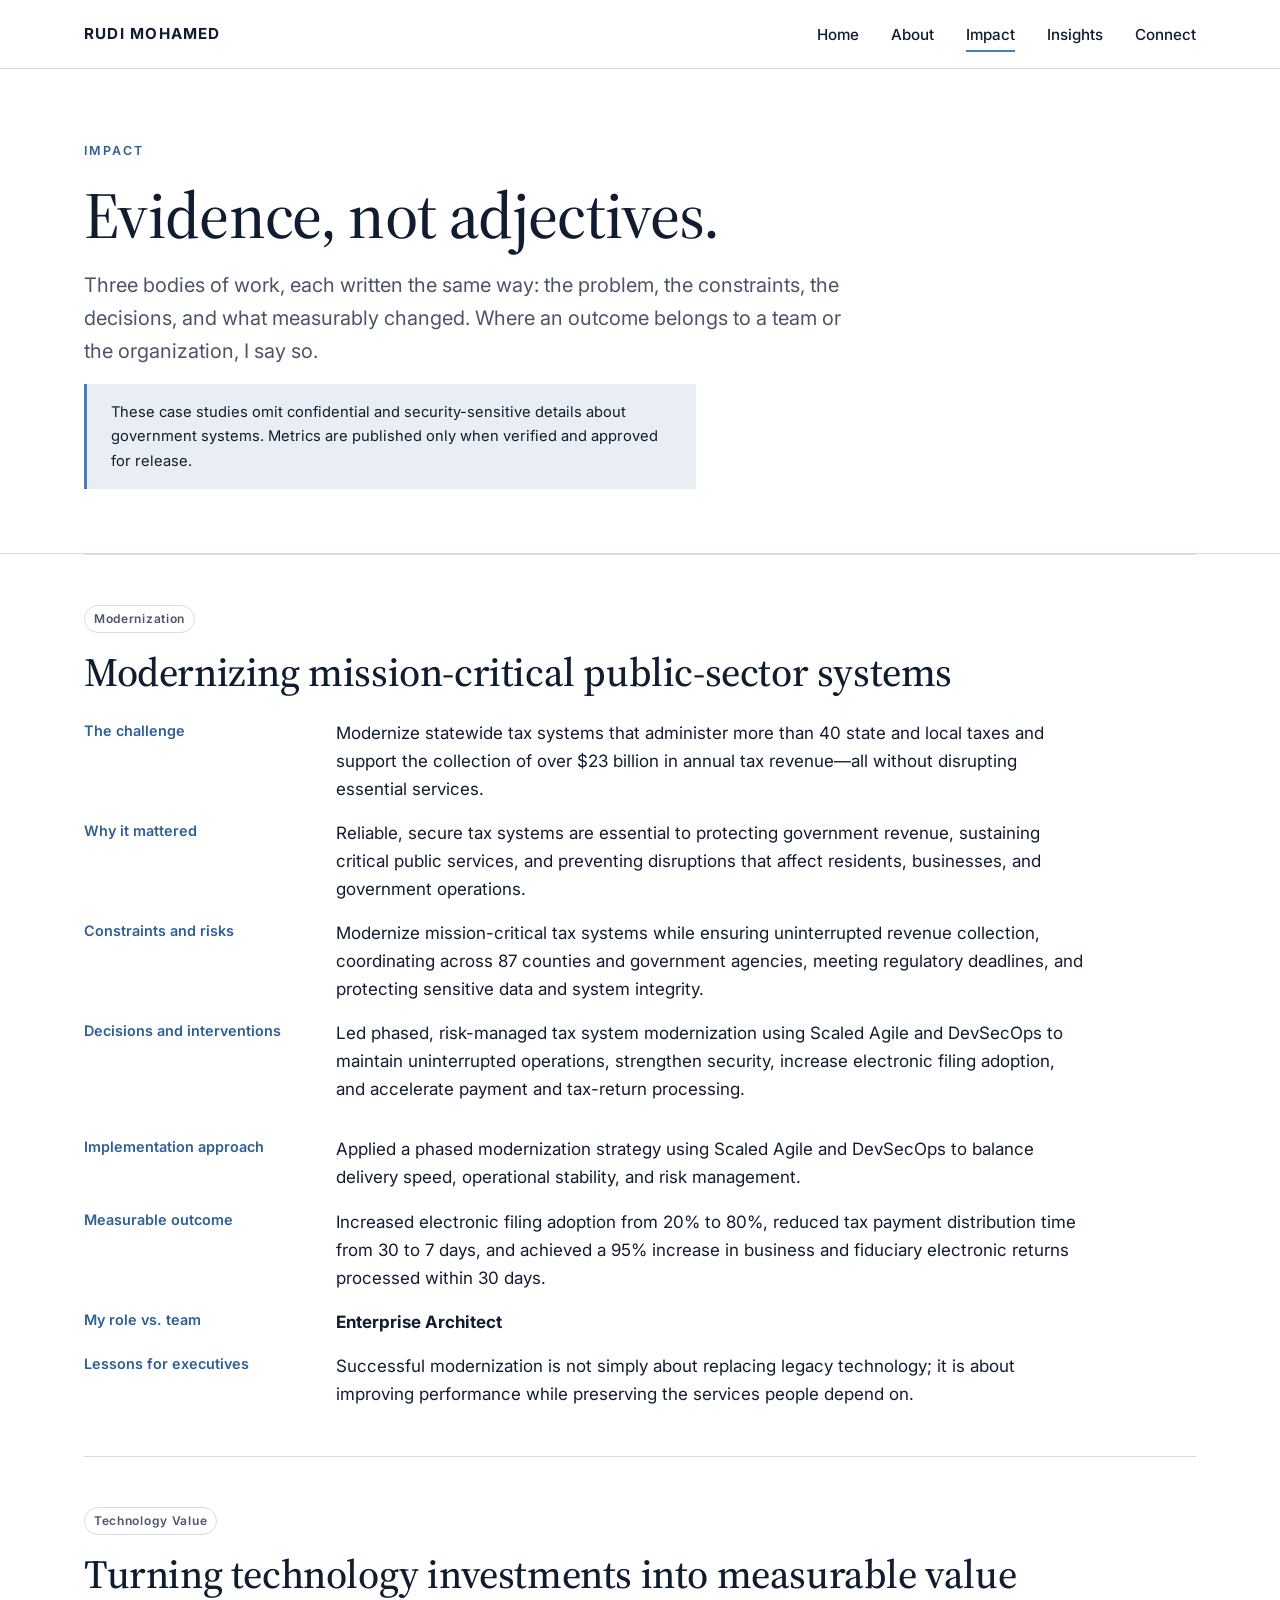
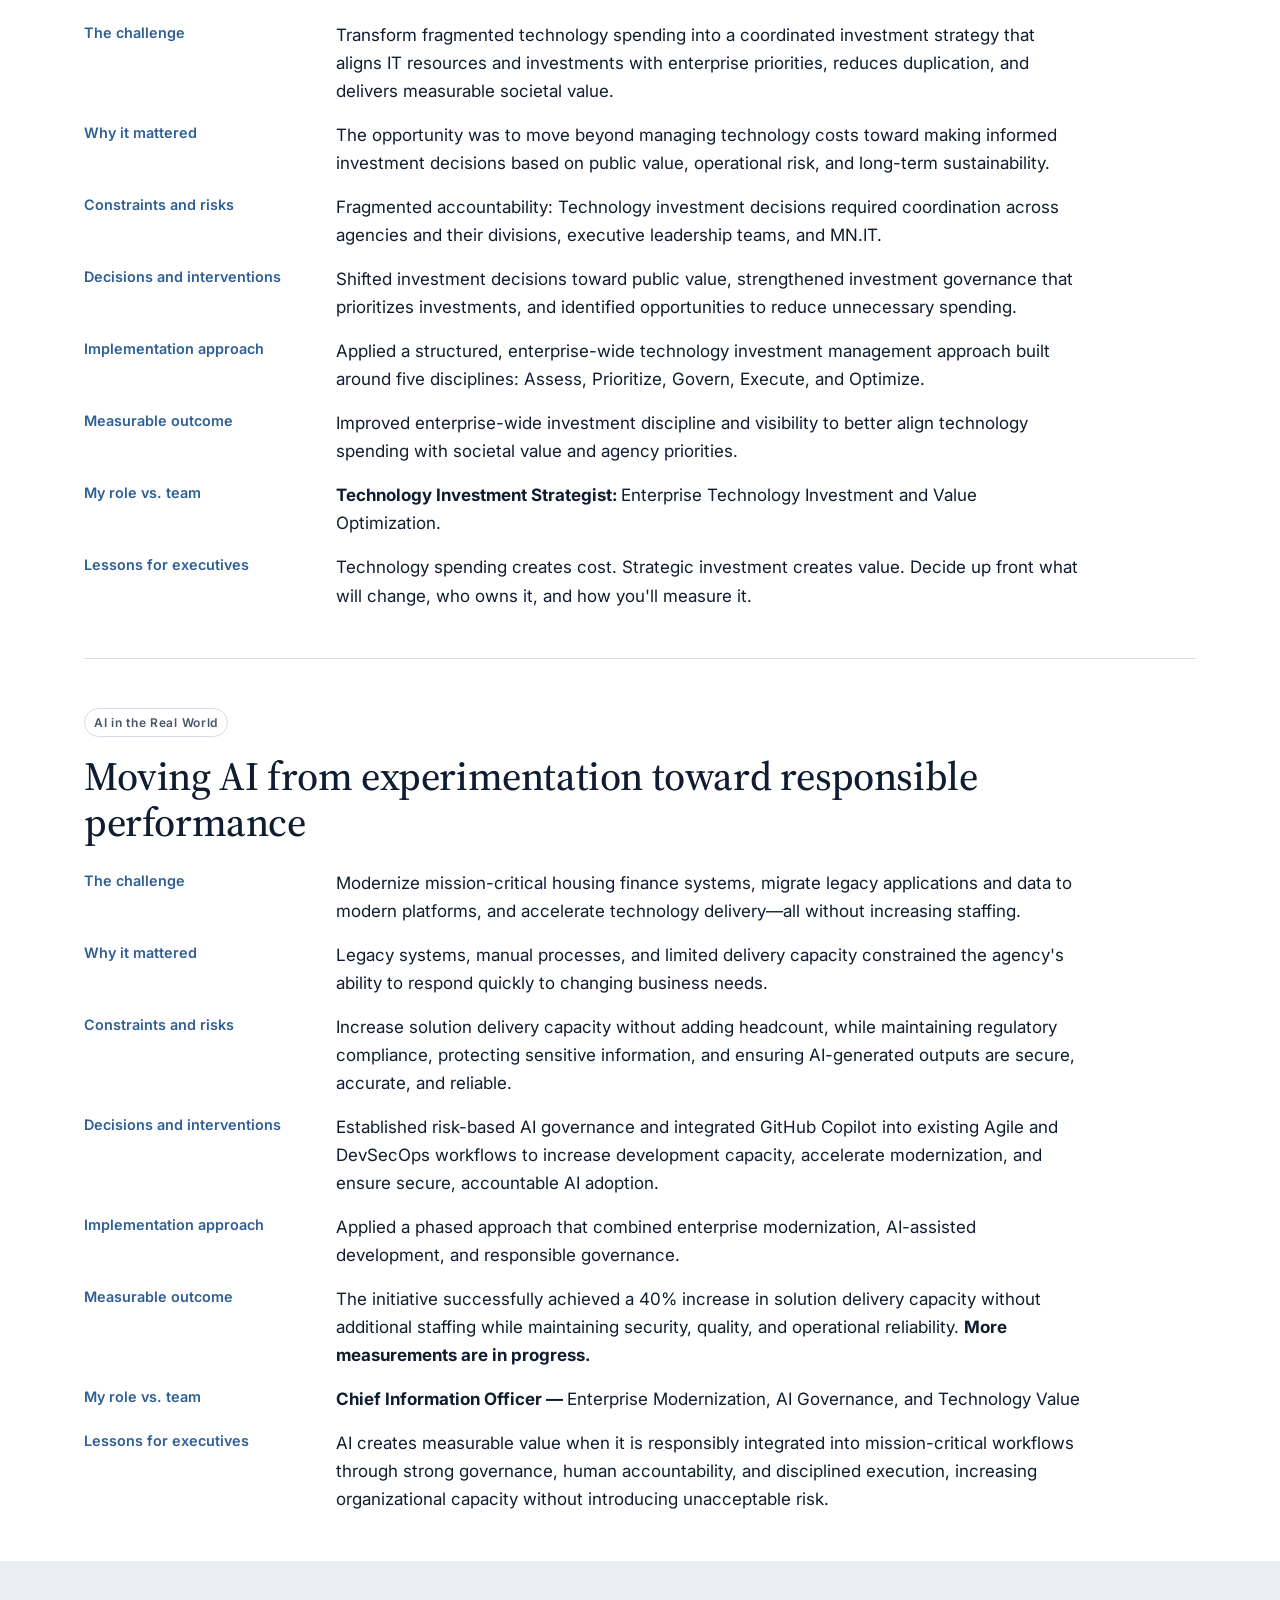
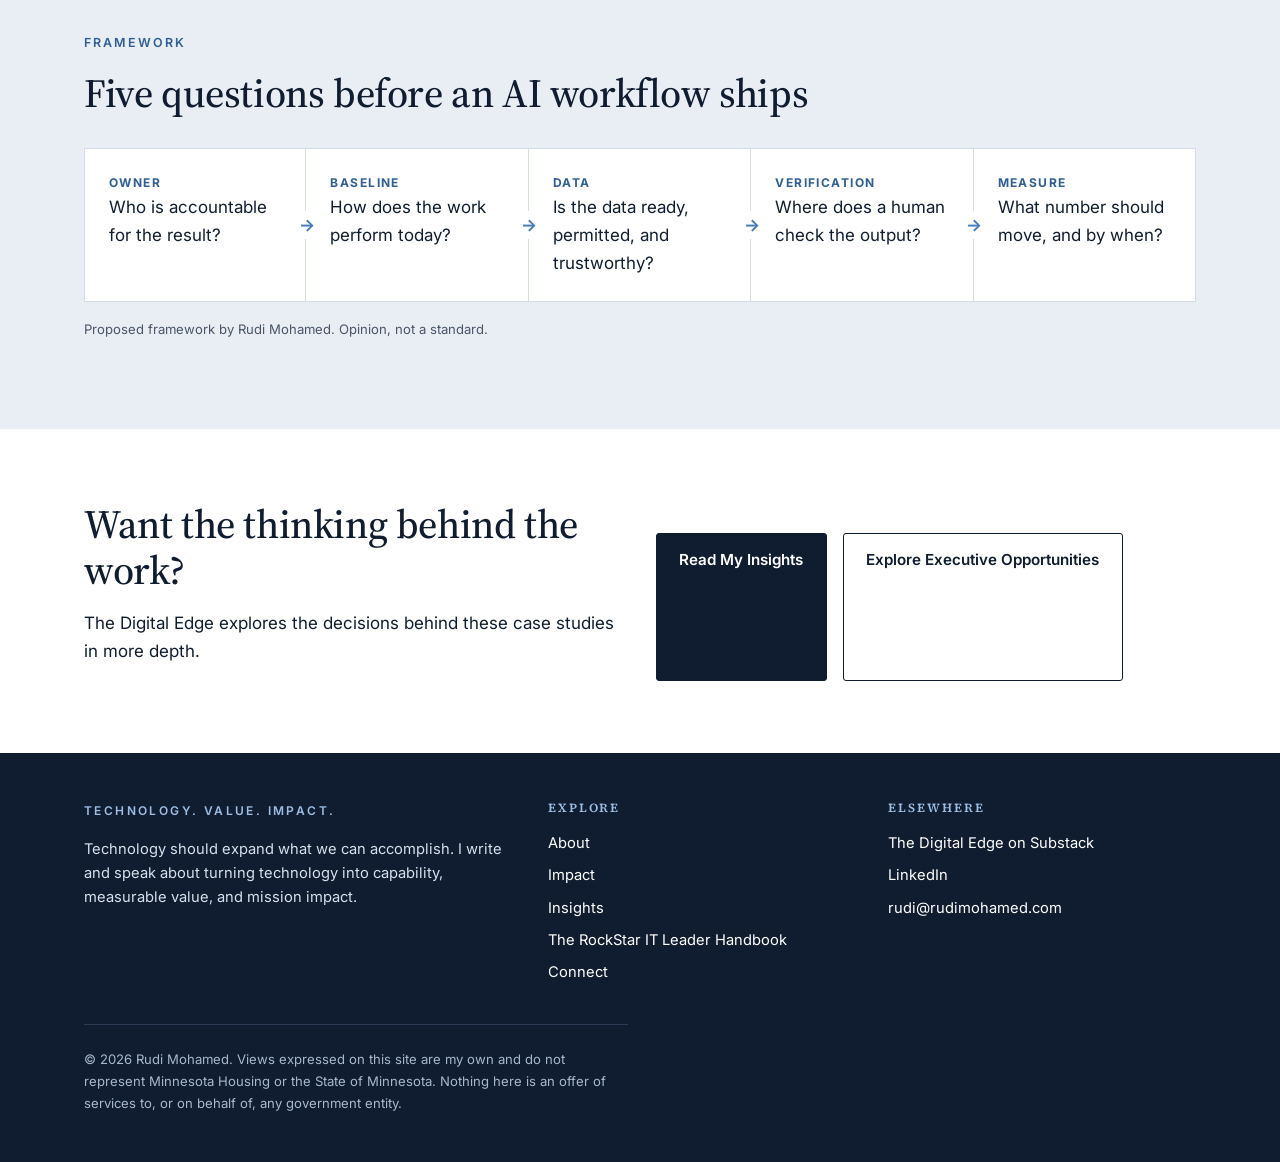
<file: impact/index.html>
<!doctype html>
<html lang="en">
<head>
<meta charset="utf-8">
<meta name="viewport" content="width=device-width,initial-scale=1">
<title>Impact | Case Studies in Technology Value | Rudi Mohamed</title>
<meta name="description" content="Case studies in modernizing mission-critical public-sector systems, turning technology investment into measurable value, and moving AI toward responsible performance.">
<link rel="canonical" href="https://rudimohamed.com/impact/">
<meta property="og:type" content="website">
<meta property="og:site_name" content="Rudi Mohamed">
<meta property="og:title" content="Impact | Case Studies in Technology Value | Rudi Mohamed">
<meta property="og:description" content="Case studies in modernizing mission-critical public-sector systems, turning technology investment into measurable value, and moving AI toward responsible performance.">
<meta property="og:url" content="https://rudimohamed.com/impact/">
<meta property="og:image" content="https://rudimohamed.com/assets/og-rudi-mohamed.jpg">
<meta property="og:image:width" content="1200"><meta property="og:image:height" content="630">
<meta name="twitter:card" content="summary_large_image">
<meta name="theme-color" content="#101D30">
<link rel="icon" href="/assets/favicon.svg" type="image/svg+xml">
<link rel="preconnect" href="https://fonts.googleapis.com"><link rel="preconnect" href="https://fonts.gstatic.com" crossorigin>
<link rel="stylesheet" href="https://fonts.googleapis.com/css2?family=Inter:wght@400;500;600;700&family=Source+Serif+4:opsz,wght@8..60,500;8..60,600&display=swap">
<link rel="stylesheet" href="/assets/site.css?v=2">
<script type="application/ld+json">{"@context": "https://schema.org", "@type": "Person", "@id": "https://rudimohamed.com/#rudi", "name": "Rudi Mohamed", "url": "https://rudimohamed.com/", "image": "https://rudimohamed.com/assets/rudi-portrait-960.webp", "jobTitle": "Chief Information Officer", "worksFor": {"@type": "GovernmentOrganization", "name": "Minnesota Housing"}, "award": "2025 Minnesota ORBIE Award, Large Enterprise category", "knowsAbout": ["Technology value realization", "Enterprise architecture", "AI governance", "Public-sector technology modernization", "Technology leadership"], "sameAs": ["https://www.linkedin.com/in/rudi-mohamed/", "https://rudimohamed.substack.com/"]}</script>
</head>
<body>
<a class="skip" href="#main">Skip to content</a>
<header class="site-header"><div class="wrap">
<a class="brand" href="/">Rudi Mohamed</a>
<button class="menu-btn" aria-expanded="false" aria-controls="primary-nav">Menu</button>
<nav class="nav" id="primary-nav" aria-label="Primary"><ul>
<li><a href="/">Home</a></li><li><a href="/about/">About</a></li><li><a href="/impact/" aria-current=page>Impact</a></li><li><a href="/insights/">Insights</a></li><li><a href="/connect/">Connect</a></li>
</ul></nav></div></header>
<main id="main">

<section class="page-head"><div class="wrap">
<p class="eyebrow">Impact</p><h1>Evidence, not adjectives.</h1>
<p class="lede">Three bodies of work, each written the same way: the problem, the constraints, the decisions, and what measurably changed. Where an outcome belongs to a team or the organization, I say so.</p>
<p class="notice">These case studies omit confidential and security-sensitive details about government systems. Metrics are published only when verified and approved for release.</p>
</div></section>
<div class="wrap">
<article class="case" id="modernization" aria-labelledby="modernization-h"><span class="tag">Modernization</span><h2 id="modernization-h" style="margin-top:1rem">Modernizing mission-critical public-sector systems</h2><dl><dt>The challenge</dt><dd>Modernize statewide tax systems that administer more than 40 state and local taxes and support the collection of over $23 billion in annual tax revenue—all without disrupting essential services.</dd><dt>Why it mattered</dt><dd>Reliable, secure tax systems are essential to protecting government revenue, sustaining critical public services, and preventing disruptions that affect residents, businesses, and government operations.</dd><dt>Constraints and risks</dt><dd>Modernize mission-critical tax systems while ensuring uninterrupted revenue collection, coordinating across 87 counties and government agencies, meeting regulatory deadlines, and protecting sensitive data and system integrity.
</dd><dt>Decisions and interventions</dt><dd>Led phased, risk-managed tax system modernization using Scaled Agile and DevSecOps to maintain uninterrupted operations, strengthen security, increase electronic filing adoption, and accelerate payment and tax-return processing.
</p></dd><dt>Implementation approach</dt><dd>Applied a phased modernization strategy using Scaled Agile and DevSecOps to balance delivery speed, operational stability, and risk management.</dd><dt>Measurable outcome</dt><dd>Increased electronic filing adoption from 20% to 80%, reduced tax payment distribution time from 30 to 7 days, and achieved a 95% increase in business and fiduciary electronic returns processed within 30 days.</dd><dt>My role vs. team</dt><dd><strong>Enterprise Architect</strong></dd><dt>Lessons for executives</dt><dd>Successful modernization is not simply about replacing legacy technology; it is about improving performance while preserving the services people depend on.
</dd></dl></article>
<article class="case" id="value" aria-labelledby="value-h"><span class="tag">Technology Value</span><h2 id="value-h" style="margin-top:1rem">Turning technology investments into measurable value</h2><dl><dt>The challenge</dt><dd>Transform fragmented technology spending into a coordinated investment strategy that aligns IT resources and investments with enterprise priorities, reduces duplication, and delivers measurable societal value.</dd><dt>Why it mattered</dt><dd>The opportunity was to move beyond managing technology costs toward making informed investment decisions based on public value, operational risk, and long-term sustainability.</dd><dt>Constraints and risks</dt><dd>Fragmented accountability: Technology investment decisions required coordination across agencies and their divisions, executive leadership teams, and MN.IT.
</dd><dt>Decisions and interventions</dt><dd>Shifted investment decisions toward public value, strengthened investment governance that prioritizes investments, and identified opportunities to reduce unnecessary spending.</dd><dt>Implementation approach</dt><dd>Applied a structured, enterprise-wide technology investment management approach built around five disciplines: Assess, Prioritize, Govern, Execute, and Optimize.</dd><dt>Measurable outcome</dt><dd>Improved enterprise-wide investment discipline and visibility to better align technology spending with societal value and agency priorities.</dd><dt>My role vs. team</dt><dd><strong>Technology Investment Strategist: </strong>Enterprise Technology Investment and Value Optimization.</dd><dt>Lessons for executives</dt><dd>Technology spending creates cost. Strategic investment creates value. Decide up front what will change, who owns it, and how you'll measure it.</dd></dl></article>
<article class="case" id="ai" aria-labelledby="ai-h"><span class="tag">AI in the Real World</span><h2 id="ai-h" style="margin-top:1rem">Moving AI from experimentation toward responsible performance</h2><dl><dt>The challenge</dt><dd>Modernize mission-critical housing finance systems, migrate legacy applications and data to modern platforms, and accelerate technology delivery—all without increasing staffing.</dd><dt>Why it mattered</dt><dd>Legacy systems, manual processes, and limited delivery capacity constrained the agency's ability to respond quickly to changing business needs.</dd><dt>Constraints and risks</dt><dd>Increase solution delivery capacity without adding headcount, while maintaining regulatory compliance, protecting sensitive information, and ensuring AI-generated outputs are secure, accurate, and reliable.</dd><dt>Decisions and interventions</dt><dd>Established risk-based AI governance and integrated GitHub Copilot into existing Agile and DevSecOps workflows to increase development capacity, accelerate modernization, and ensure secure, accountable AI adoption.</dd><dt>Implementation approach</dt><dd>Applied a phased approach that combined enterprise modernization, AI-assisted development, and responsible governance.</dd><dt>Measurable outcome</dt><dd>The initiative successfully achieved a 40% increase in solution delivery capacity without additional staffing while maintaining security, quality, and operational reliability. <strong>More measurements are in progress.</strong></dd><dt>My role vs. team</dt><dd><strong>Chief Information Officer — </strong>Enterprise Modernization, AI Governance, and Technology Value</dd><dt>Lessons for executives</dt><dd>AI creates measurable value when it is responsibly integrated into mission-critical workflows through strong governance, human accountability, and disciplined execution, increasing organizational capacity without introducing unacceptable risk.</dd></dl></article>
</div>
<section class="band" aria-labelledby="ai-sel"><div class="wrap">
<p class="eyebrow">Framework</p><h2 id="ai-sel">Five questions before an AI workflow ships</h2>
<ol class="flow flow-5">
<li><strong>Owner</strong>Who is accountable for the result?</li>
<li><strong>Baseline</strong>How does the work perform today?</li>
<li><strong>Data</strong>Is the data ready, permitted, and trustworthy?</li>
<li><strong>Verification</strong>Where does a human check the output?</li>
<li><strong>Measure</strong>What number should move, and by when?</li>
</ol><p class="meta" style="margin-top:1rem">Proposed framework by Rudi Mohamed. Opinion, not a standard.</p></div></section>
<section aria-labelledby="next"><div class="wrap grid-2"><div><h2 id="next">Want the thinking behind the work?</h2><p>The Digital Edge explores the decisions behind these case studies in more depth.</p></div>
<div class="actions"><a class="btn btn-primary" href="/insights/">Read My Insights</a><a class="btn btn-secondary" href="/connect/">Explore Executive Opportunities</a></div></div></section>
</main>
<footer class="site-footer"><div class="wrap">
<div class="footer-grid">
<div><p class="footer-sig">TECHNOLOGY. VALUE. IMPACT.</p>
<p>Technology should expand what we can accomplish. I write and speak about turning technology into capability, measurable value, and mission impact.</p></div>
<div><h2 class="eyebrow" style="color:#9DBDE3">Explore</h2><ul>
<li><a href="/about/">About</a></li><li><a href="/impact/">Impact</a></li><li><a href="/insights/">Insights</a></li><li><a href="/book/">The RockStar IT Leader Handbook</a></li><li><a href="/connect/">Connect</a></li></ul></div>
<div><h2 class="eyebrow" style="color:#9DBDE3">Elsewhere</h2><ul>
<li><a href="https://rudimohamed.substack.com/">The Digital Edge on Substack</a></li><li><a href="https://www.linkedin.com/in/rudi-mohamed/">LinkedIn</a></li><li><a href="mailto:rudi@rudimohamed.com">rudi@rudimohamed.com</a></li></ul></div>
</div>
<p class="legal">&copy; 2026 Rudi Mohamed. Views expressed on this site are my own and do not represent Minnesota Housing or the State of Minnesota. Nothing here is an offer of services to, or on behalf of, any government entity.</p>
</div></footer>
<script>
(function(){var b=document.querySelector('.menu-btn'),n=document.getElementById('primary-nav');
b.addEventListener('click',function(){var o=n.classList.toggle('open');b.setAttribute('aria-expanded',o);});
document.addEventListener('keydown',function(e){if(e.key==='Escape'&&n.classList.contains('open')){n.classList.remove('open');b.setAttribute('aria-expanded','false');b.focus();}});})();
</script>
</body></html>
</file>
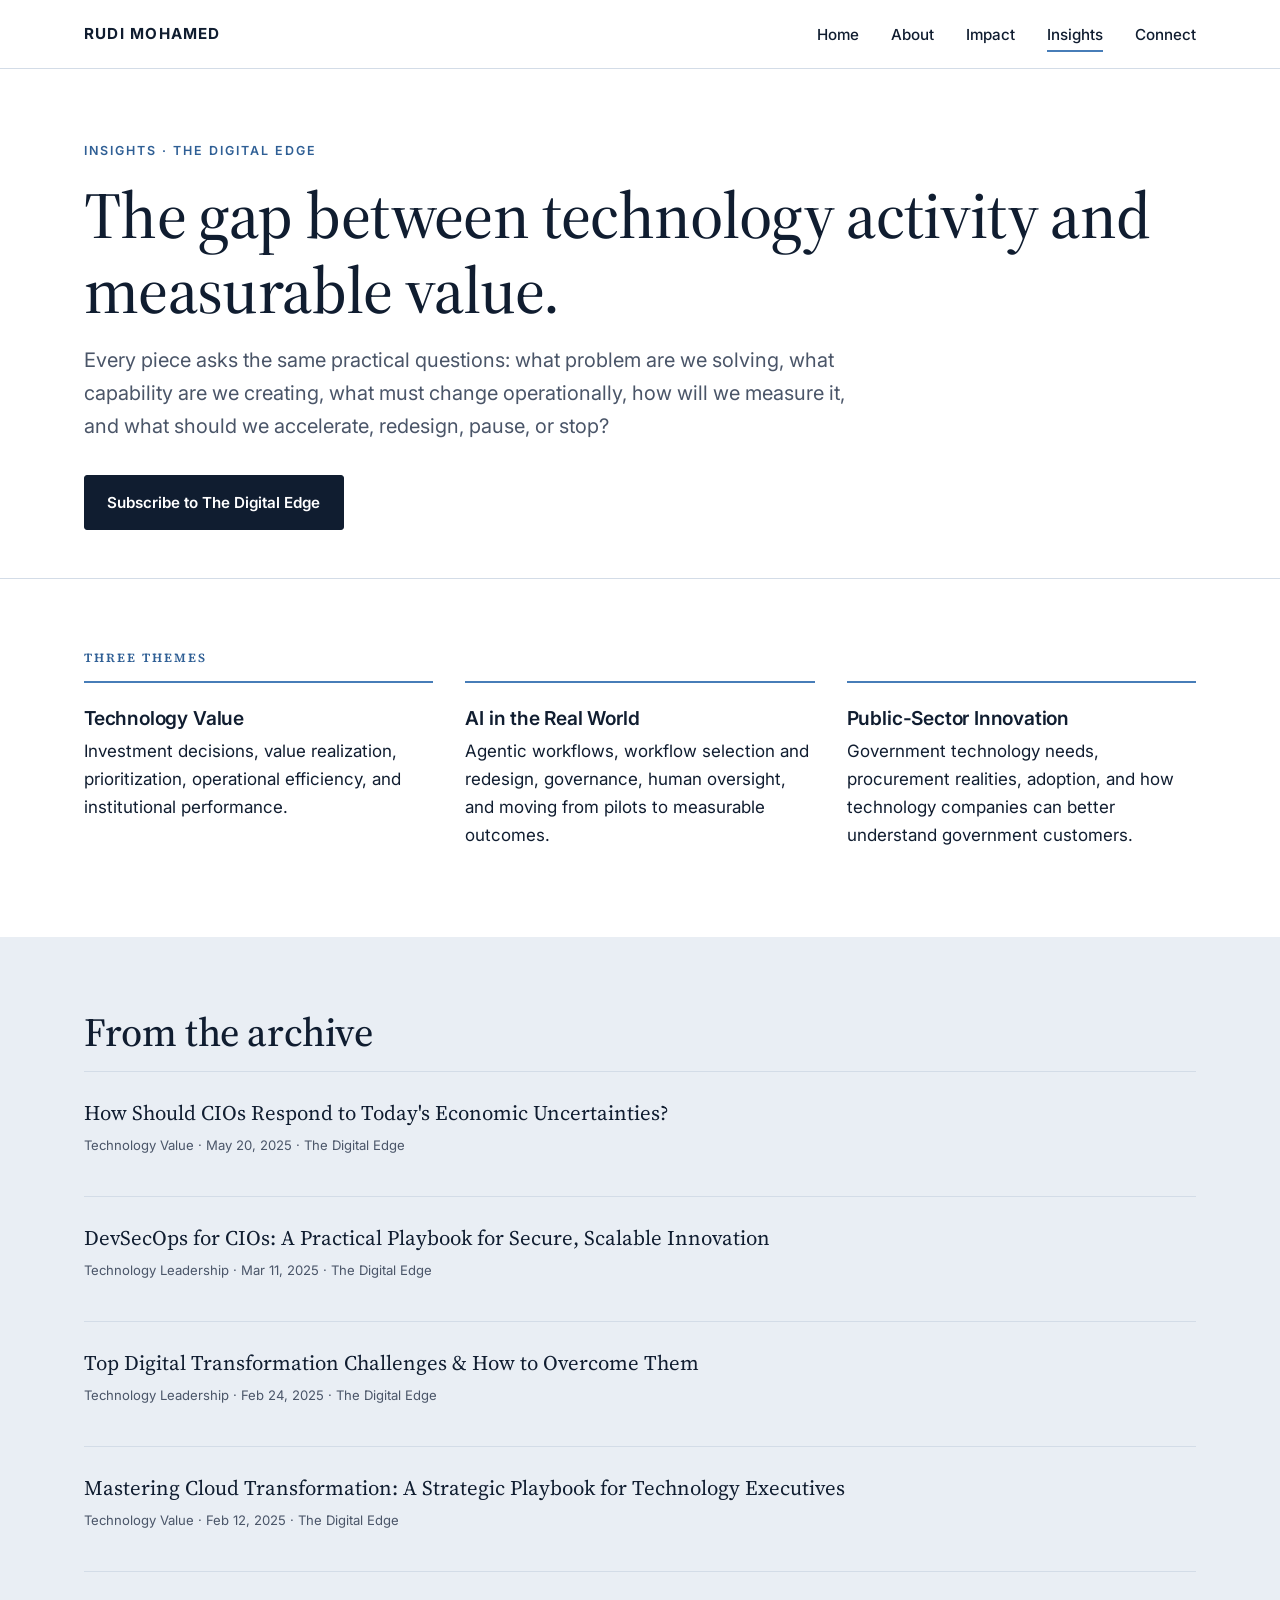
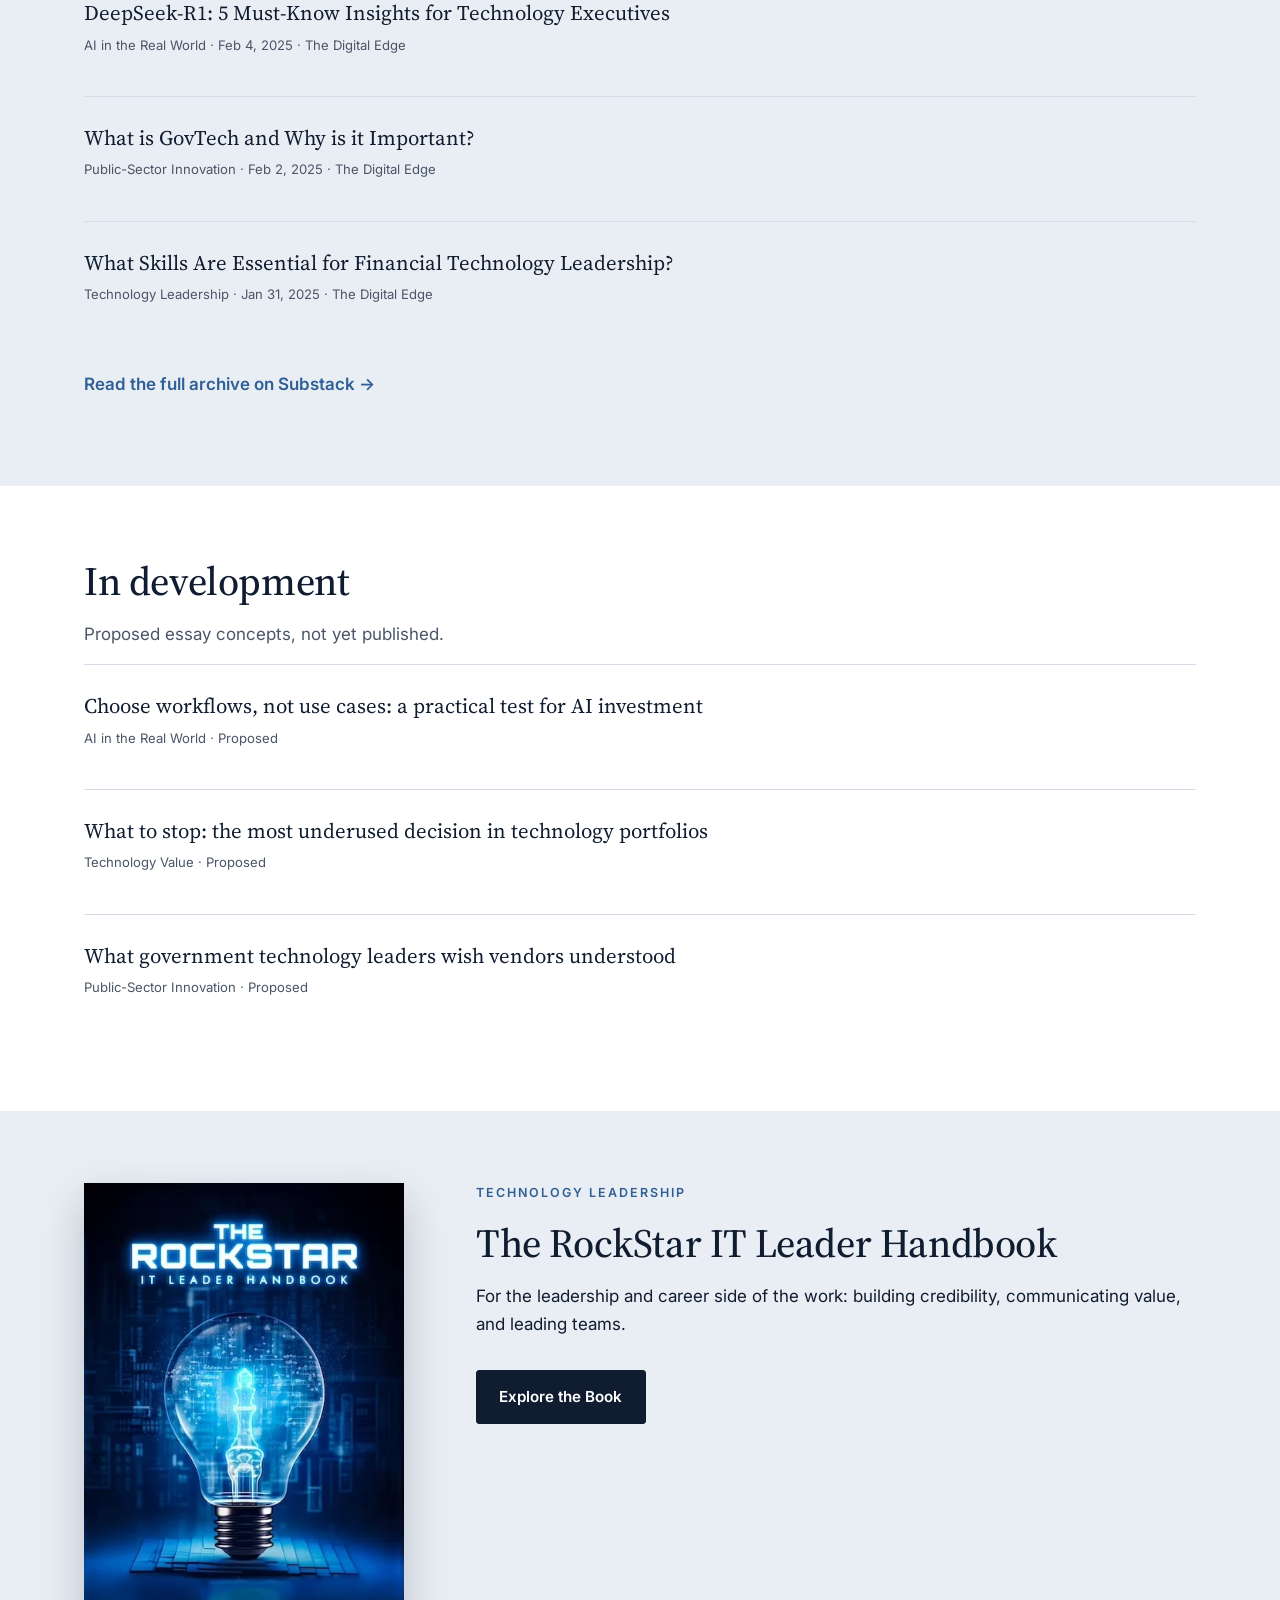
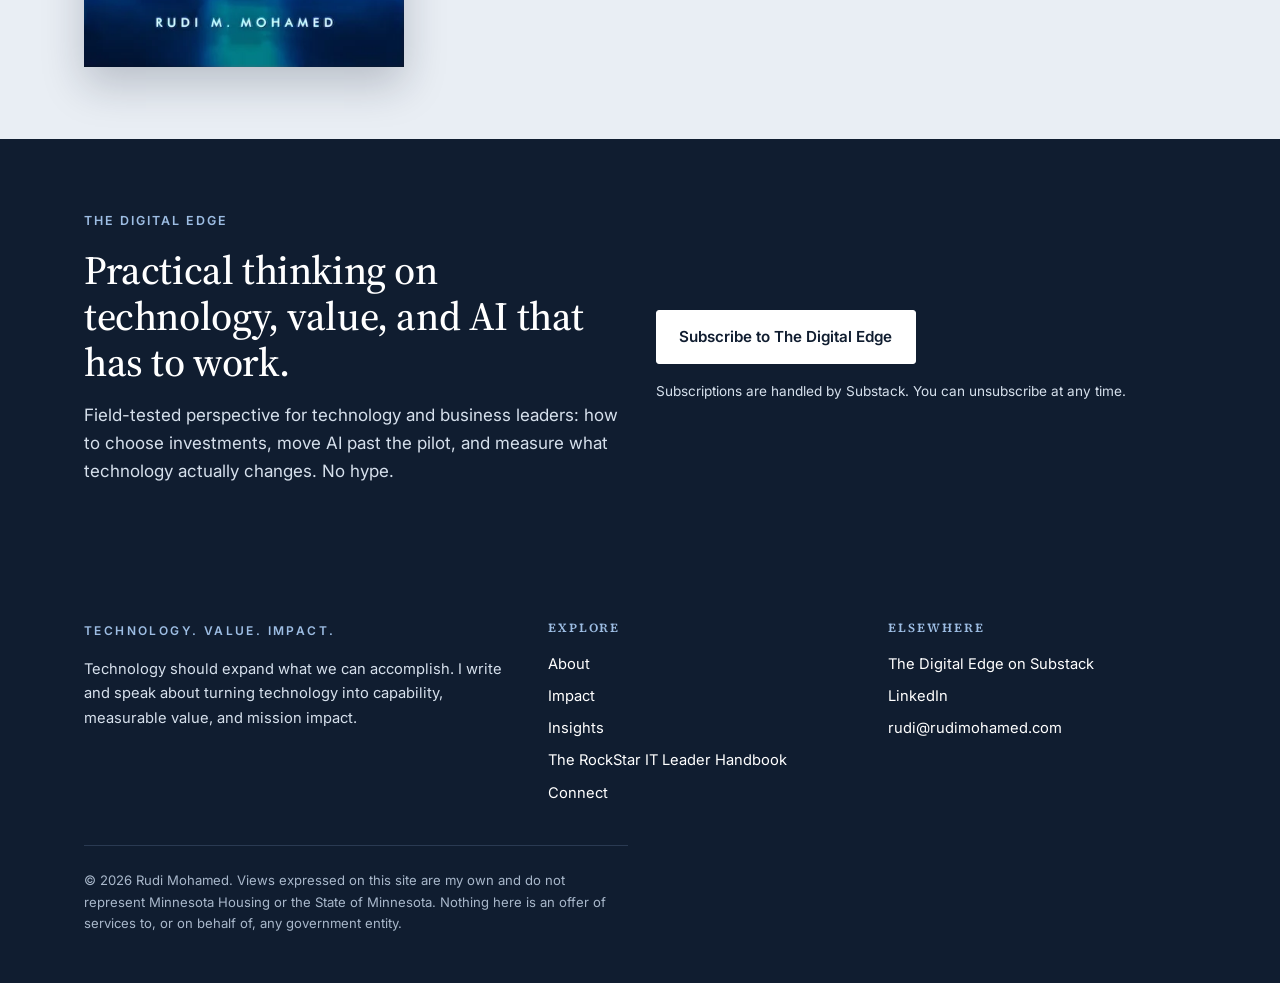
<file: insights/index.html>
<!doctype html>
<html lang="en">
<head>
<meta charset="utf-8">
<meta name="viewport" content="width=device-width,initial-scale=1">
<title>Insights | The Digital Edge by Rudi Mohamed</title>
<meta name="description" content="The Digital Edge: practical writing on technology value, AI in the real world, and public-sector innovation from a working CIO.">
<link rel="canonical" href="https://rudimohamed.com/insights/">
<meta property="og:type" content="website">
<meta property="og:site_name" content="Rudi Mohamed">
<meta property="og:title" content="Insights | The Digital Edge by Rudi Mohamed">
<meta property="og:description" content="The Digital Edge: practical writing on technology value, AI in the real world, and public-sector innovation from a working CIO.">
<meta property="og:url" content="https://rudimohamed.com/insights/">
<meta property="og:image" content="https://rudimohamed.com/assets/og-rudi-mohamed.jpg">
<meta property="og:image:width" content="1200"><meta property="og:image:height" content="630">
<meta name="twitter:card" content="summary_large_image">
<meta name="theme-color" content="#101D30">
<link rel="icon" href="/assets/favicon.svg" type="image/svg+xml">
<link rel="preconnect" href="https://fonts.googleapis.com"><link rel="preconnect" href="https://fonts.gstatic.com" crossorigin>
<link rel="stylesheet" href="https://fonts.googleapis.com/css2?family=Inter:wght@400;500;600;700&family=Source+Serif+4:opsz,wght@8..60,500;8..60,600&display=swap">
<link rel="stylesheet" href="/assets/site.css?v=2">
<script type="application/ld+json">{"@context": "https://schema.org", "@type": "Person", "@id": "https://rudimohamed.com/#rudi", "name": "Rudi Mohamed", "url": "https://rudimohamed.com/", "image": "https://rudimohamed.com/assets/rudi-portrait-960.webp", "jobTitle": "Chief Information Officer", "worksFor": {"@type": "GovernmentOrganization", "name": "Minnesota Housing"}, "award": "2025 Minnesota ORBIE Award, Large Enterprise category", "knowsAbout": ["Technology value realization", "Enterprise architecture", "AI governance", "Public-sector technology modernization", "Technology leadership"], "sameAs": ["https://www.linkedin.com/in/rudi-mohamed/", "https://rudimohamed.substack.com/"]}</script>
</head>
<body>
<a class="skip" href="#main">Skip to content</a>
<header class="site-header"><div class="wrap">
<a class="brand" href="/">Rudi Mohamed</a>
<button class="menu-btn" aria-expanded="false" aria-controls="primary-nav">Menu</button>
<nav class="nav" id="primary-nav" aria-label="Primary"><ul>
<li><a href="/">Home</a></li><li><a href="/about/">About</a></li><li><a href="/impact/">Impact</a></li><li><a href="/insights/" aria-current=page>Insights</a></li><li><a href="/connect/">Connect</a></li>
</ul></nav></div></header>
<main id="main">

<section class="page-head"><div class="wrap">
<p class="eyebrow">Insights &middot; The Digital Edge</p><h1>The gap between technology activity and measurable value.</h1>
<p class="lede">Every piece asks the same practical questions: what problem are we solving, what capability are we creating, what must change operationally, how will we measure it, and what should we accelerate, redesign, pause, or stop?</p>
<div class="actions"><a class="btn btn-primary" href="https://rudimohamed.substack.com/">Subscribe to The Digital Edge</a></div>
</div></section>
<section aria-labelledby="themes"><div class="wrap">
<h2 id="themes" class="eyebrow">Three themes</h2>
<div class="grid-3">
<div class="card" id="value"><h3>Technology Value</h3><p>Investment decisions, value realization, prioritization, operational efficiency, and institutional performance.</p></div>
<div class="card" id="ai"><h3>AI in the Real World</h3><p>Agentic workflows, workflow selection and redesign, governance, human oversight, and moving from pilots to measurable outcomes.</p></div>
<div class="card" id="public-sector"><h3>Public-Sector Innovation</h3><p>Government technology needs, procurement realities, adoption, and how technology companies can better understand government customers.</p></div>
</div></div></section>
<section class="band" aria-labelledby="latest"><div class="wrap">
<h2 id="latest">From the archive</h2>
<ul class="article-list"><li><a href="https://rudimohamed.substack.com/archive">How Should CIOs Respond to Today's Economic Uncertainties?</a><p class="meta">Technology Value &middot; May 20, 2025 &middot; The Digital Edge</p></li><li><a href="https://rudimohamed.substack.com/archive">DevSecOps for CIOs: A Practical Playbook for Secure, Scalable Innovation</a><p class="meta">Technology Leadership &middot; Mar 11, 2025 &middot; The Digital Edge</p></li><li><a href="https://rudimohamed.substack.com/archive">Top Digital Transformation Challenges & How to Overcome Them</a><p class="meta">Technology Leadership &middot; Feb 24, 2025 &middot; The Digital Edge</p></li><li><a href="https://rudimohamed.substack.com/p/15-proven-tips-to-enhance-your-aws">Mastering Cloud Transformation: A Strategic Playbook for Technology Executives</a><p class="meta">Technology Value &middot; Feb 12, 2025 &middot; The Digital Edge</p></li><li><a href="https://rudimohamed.substack.com/archive">DeepSeek-R1: 5 Must-Know Insights for Technology Executives</a><p class="meta">AI in the Real World &middot; Feb 4, 2025 &middot; The Digital Edge</p></li><li><a href="https://rudimohamed.substack.com/archive">What is GovTech and Why is it Important?</a><p class="meta">Public-Sector Innovation &middot; Feb 2, 2025 &middot; The Digital Edge</p></li><li><a href="https://rudimohamed.substack.com/archive">What Skills Are Essential for Financial Technology Leadership?</a><p class="meta">Technology Leadership &middot; Jan 31, 2025 &middot; The Digital Edge</p></li></ul>
<p style="margin-top:1.5rem"><a class="textlink" href="https://rudimohamed.substack.com/archive">Read the full archive on Substack</a></p>
</div></section>
<section aria-labelledby="coming"><div class="wrap">
<h2 id="coming">In development</h2><p class="muted">Proposed essay concepts, not yet published.</p>
<ul class="article-list">
<li><span style="font-family:var(--serif);font-size:1.3rem">Choose workflows, not use cases: a practical test for AI investment</span><p class="meta">AI in the Real World &middot; Proposed</p></li>
<li><span style="font-family:var(--serif);font-size:1.3rem">What to stop: the most underused decision in technology portfolios</span><p class="meta">Technology Value &middot; Proposed</p></li>
<li><span style="font-family:var(--serif);font-size:1.3rem">What government technology leaders wish vendors understood</span><p class="meta">Public-Sector Innovation &middot; Proposed</p></li>
</ul></div></section>
<section class="band" aria-labelledby="lead"><div class="wrap book-grid">
<img src="/assets/book-cover.webp" width="415" height="627" loading="lazy" alt="Cover of The RockStar IT Leader Handbook">
<div><p class="eyebrow">Technology leadership</p><h2 id="lead">The RockStar IT Leader Handbook</h2><p>For the leadership and career side of the work: building credibility, communicating value, and leading teams.</p><div class="actions"><a class="btn btn-primary" href="/book/">Explore the Book</a></div></div>
</div></section>
<section class="on-dark" aria-labelledby="nl-title"><div class="wrap grid-2" style="align-items:center">
<div><p class="eyebrow">The Digital Edge</p><h2 id="nl-title">Practical thinking on technology, value, and AI that has to work.</h2>
<p>Field-tested perspective for technology and business leaders: how to choose investments, move AI past the pilot, and measure what technology actually changes. No hype.</p></div>
<div><a class="btn btn-primary" href="https://rudimohamed.substack.com/">Subscribe to The Digital Edge</a>
<p class="hint" style="margin-top:1rem">Subscriptions are handled by Substack. You can unsubscribe at any time.</p></div>
</div></section></main>
<footer class="site-footer"><div class="wrap">
<div class="footer-grid">
<div><p class="footer-sig">TECHNOLOGY. VALUE. IMPACT.</p>
<p>Technology should expand what we can accomplish. I write and speak about turning technology into capability, measurable value, and mission impact.</p></div>
<div><h2 class="eyebrow" style="color:#9DBDE3">Explore</h2><ul>
<li><a href="/about/">About</a></li><li><a href="/impact/">Impact</a></li><li><a href="/insights/">Insights</a></li><li><a href="/book/">The RockStar IT Leader Handbook</a></li><li><a href="/connect/">Connect</a></li></ul></div>
<div><h2 class="eyebrow" style="color:#9DBDE3">Elsewhere</h2><ul>
<li><a href="https://rudimohamed.substack.com/">The Digital Edge on Substack</a></li><li><a href="https://www.linkedin.com/in/rudi-mohamed/">LinkedIn</a></li><li><a href="mailto:rudi@rudimohamed.com">rudi@rudimohamed.com</a></li></ul></div>
</div>
<p class="legal">&copy; 2026 Rudi Mohamed. Views expressed on this site are my own and do not represent Minnesota Housing or the State of Minnesota. Nothing here is an offer of services to, or on behalf of, any government entity.</p>
</div></footer>
<script>
(function(){var b=document.querySelector('.menu-btn'),n=document.getElementById('primary-nav');
b.addEventListener('click',function(){var o=n.classList.toggle('open');b.setAttribute('aria-expanded',o);});
document.addEventListener('keydown',function(e){if(e.key==='Escape'&&n.classList.contains('open')){n.classList.remove('open');b.setAttribute('aria-expanded','false');b.focus();}});})();
</script>
</body></html>
</file>
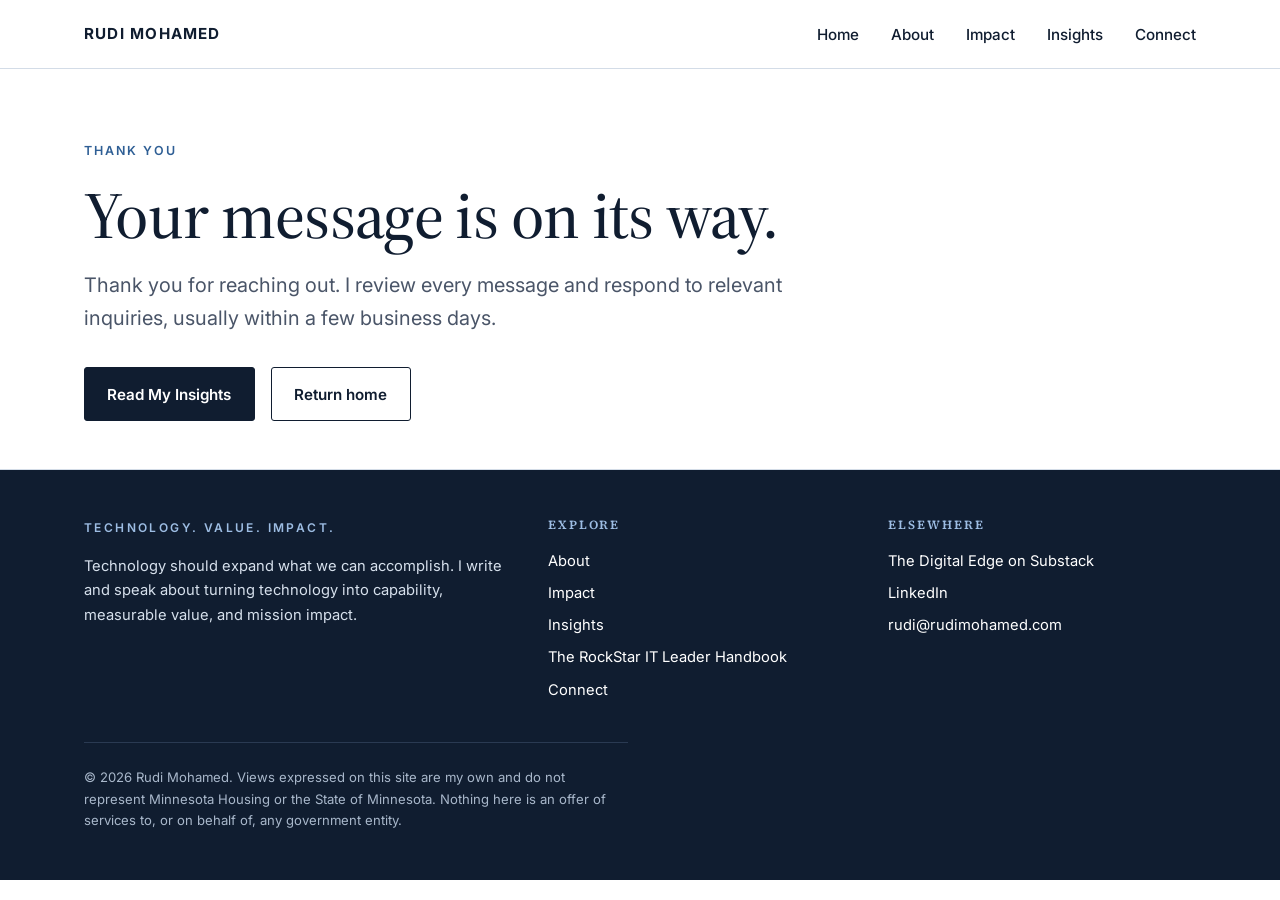
<file: connect/thanks/index.html>
<!doctype html>
<html lang="en">
<head>
<meta charset="utf-8">
<meta name="robots" content="noindex">
<meta name="viewport" content="width=device-width,initial-scale=1">
<title>Message received | Rudi Mohamed</title>
<meta name="description" content="Thank you for reaching out.">
<link rel="canonical" href="https://rudimohamed.com/connect/thanks/">
<meta property="og:type" content="website">
<meta property="og:site_name" content="Rudi Mohamed">
<meta property="og:title" content="Message received | Rudi Mohamed">
<meta property="og:description" content="Thank you for reaching out.">
<meta property="og:url" content="https://rudimohamed.com/connect/thanks/">
<meta property="og:image" content="https://rudimohamed.com/assets/og-rudi-mohamed.jpg">
<meta property="og:image:width" content="1200"><meta property="og:image:height" content="630">
<meta name="twitter:card" content="summary_large_image">
<meta name="theme-color" content="#101D30">
<link rel="icon" href="/assets/favicon.svg" type="image/svg+xml">
<link rel="preconnect" href="https://fonts.googleapis.com"><link rel="preconnect" href="https://fonts.gstatic.com" crossorigin>
<link rel="stylesheet" href="https://fonts.googleapis.com/css2?family=Inter:wght@400;500;600;700&family=Source+Serif+4:opsz,wght@8..60,500;8..60,600&display=swap">
<link rel="stylesheet" href="/assets/site.css?v=2">
<script type="application/ld+json">{"@context": "https://schema.org", "@type": "Person", "@id": "https://rudimohamed.com/#rudi", "name": "Rudi Mohamed", "url": "https://rudimohamed.com/", "image": "https://rudimohamed.com/assets/rudi-portrait-960.webp", "jobTitle": "Chief Information Officer", "worksFor": {"@type": "GovernmentOrganization", "name": "Minnesota Housing"}, "award": "2025 Minnesota ORBIE Award, Large Enterprise category", "knowsAbout": ["Technology value realization", "Enterprise architecture", "AI governance", "Public-sector technology modernization", "Technology leadership"], "sameAs": ["https://www.linkedin.com/in/rudi-mohamed/", "https://rudimohamed.substack.com/"]}</script>
</head>
<body>
<a class="skip" href="#main">Skip to content</a>
<header class="site-header"><div class="wrap">
<a class="brand" href="/">Rudi Mohamed</a>
<button class="menu-btn" aria-expanded="false" aria-controls="primary-nav">Menu</button>
<nav class="nav" id="primary-nav" aria-label="Primary"><ul>
<li><a href="/">Home</a></li><li><a href="/about/">About</a></li><li><a href="/impact/">Impact</a></li><li><a href="/insights/">Insights</a></li><li><a href="/connect/">Connect</a></li>
</ul></nav></div></header>
<main id="main">

<section class="page-head"><div class="wrap"><p class="eyebrow">Thank you</p><h1>Your message is on its way.</h1>
<p class="lede">Thank you for reaching out. I review every message and respond to relevant inquiries, usually within a few business days.</p>
<div class="actions"><a class="btn btn-primary" href="/insights/">Read My Insights</a><a class="btn btn-secondary" href="/">Return home</a></div></div></section>
</main>
<footer class="site-footer"><div class="wrap">
<div class="footer-grid">
<div><p class="footer-sig">TECHNOLOGY. VALUE. IMPACT.</p>
<p>Technology should expand what we can accomplish. I write and speak about turning technology into capability, measurable value, and mission impact.</p></div>
<div><h2 class="eyebrow" style="color:#9DBDE3">Explore</h2><ul>
<li><a href="/about/">About</a></li><li><a href="/impact/">Impact</a></li><li><a href="/insights/">Insights</a></li><li><a href="/book/">The RockStar IT Leader Handbook</a></li><li><a href="/connect/">Connect</a></li></ul></div>
<div><h2 class="eyebrow" style="color:#9DBDE3">Elsewhere</h2><ul>
<li><a href="https://rudimohamed.substack.com/">The Digital Edge on Substack</a></li><li><a href="https://www.linkedin.com/in/rudi-mohamed/">LinkedIn</a></li><li><a href="mailto:rudi@rudimohamed.com">rudi@rudimohamed.com</a></li></ul></div>
</div>
<p class="legal">&copy; 2026 Rudi Mohamed. Views expressed on this site are my own and do not represent Minnesota Housing or the State of Minnesota. Nothing here is an offer of services to, or on behalf of, any government entity.</p>
</div></footer>
<script>
(function(){var b=document.querySelector('.menu-btn'),n=document.getElementById('primary-nav');
b.addEventListener('click',function(){var o=n.classList.toggle('open');b.setAttribute('aria-expanded',o);});
document.addEventListener('keydown',function(e){if(e.key==='Escape'&&n.classList.contains('open')){n.classList.remove('open');b.setAttribute('aria-expanded','false');b.focus();}});})();
</script>
</body></html>
</file>
<file: assets/site.css>
/* Rudi Mohamed — Executive Navy editorial system */
:root{
  --navy:#101D30; --steel:#477DB8; --steel-dark:#2F5F95; --gray:#E9EEF4; --white:#FFFFFF;
  --ink:#101D30; --muted:#4A5568; --line:#D3DCE7;
  --serif:"Source Serif 4",Georgia,"Times New Roman",serif;
  --sans:"Inter",system-ui,-apple-system,"Segoe UI",Roboto,sans-serif;
  --max:1160px; --read:68ch;
  --s1:.5rem;--s2:1rem;--s3:1.5rem;--s4:2rem;--s5:3rem;--s6:4.5rem;--s7:7rem;
}
*,*::before,*::after{box-sizing:border-box}
html{-webkit-text-size-adjust:100%}
body{margin:0;font-family:var(--sans);font-size:1.0625rem;line-height:1.65;color:var(--ink);background:var(--white)}
img{max-width:100%;height:auto;display:block}
a{color:var(--steel-dark);text-underline-offset:3px}
a:hover{color:var(--navy)}
:focus-visible{outline:3px solid var(--steel);outline-offset:3px;border-radius:2px}
.skip{position:absolute;left:-9999px;top:0;background:var(--navy);color:#fff;padding:.75rem 1rem;z-index:100}
.skip:focus{left:1rem;top:1rem}
.wrap{max-width:var(--max);margin:0 auto;padding:0 var(--s3)}
h1,h2,h3{line-height:1.15;margin:0 0 var(--s2);font-weight:600;letter-spacing:-.01em}
h1,.display{font-family:var(--serif);font-weight:500;font-size:clamp(2.3rem,5.2vw,4.1rem)}
h2{font-family:var(--serif);font-weight:500;font-size:clamp(1.7rem,3.2vw,2.5rem)}
h3{font-size:1.2rem}
p{margin:0 0 var(--s2);max-width:var(--read)}
.eyebrow{font-size:.78rem;font-weight:600;letter-spacing:.16em;text-transform:uppercase;color:var(--steel-dark);margin-bottom:var(--s2)}
.lede{font-size:1.25rem;color:var(--muted);max-width:60ch}
.muted{color:var(--muted)}
/* header */
.site-header{border-bottom:1px solid var(--line);background:var(--white);position:sticky;top:0;z-index:50}
.site-header .wrap{display:flex;align-items:center;justify-content:space-between;min-height:68px;gap:var(--s3)}
.brand{font-weight:700;letter-spacing:.08em;text-transform:uppercase;font-size:.95rem;color:var(--navy);text-decoration:none}
.nav ul{display:flex;gap:var(--s4);list-style:none;margin:0;padding:0}
.nav a{color:var(--ink);text-decoration:none;font-size:.95rem;font-weight:500;padding:.4rem 0;border-bottom:2px solid transparent}
.nav a:hover,.nav a[aria-current=page]{border-bottom-color:var(--steel)}
.menu-btn{display:none;background:none;border:1px solid var(--line);border-radius:4px;padding:.45rem .8rem;font:inherit;font-size:.9rem;color:var(--navy);cursor:pointer}
@media (max-width:760px){
  .menu-btn{display:block}
  .nav{display:none;position:absolute;left:0;right:0;top:68px;background:var(--white);border-bottom:1px solid var(--line)}
  .nav.open{display:block}
  .nav ul{flex-direction:column;gap:0;padding:var(--s1) var(--s3) var(--s3)}
  .nav a{display:block;padding:.8rem 0;border-bottom:1px solid var(--gray)}
}
/* buttons */
.btn{display:inline-block;padding:.85rem 1.4rem;border-radius:3px;font-weight:600;font-size:.95rem;text-decoration:none;border:1px solid var(--navy);transition:background-color .15s,color .15s}
.btn-primary{background:var(--navy);color:var(--white)}
.btn-primary:hover{background:var(--steel-dark);border-color:var(--steel-dark);color:#fff}
.btn-secondary{background:transparent;color:var(--navy)}
.btn-secondary:hover{background:var(--gray);color:var(--navy)}
.on-dark .btn-primary{background:var(--white);color:var(--navy);border-color:var(--white)}
.on-dark .btn-primary:hover{background:var(--gray)}
.on-dark .btn-secondary{color:var(--white);border-color:#8FB0D6}
.on-dark .btn-secondary:hover{background:rgba(255,255,255,.08);color:#fff}
.actions{display:flex;flex-wrap:wrap;gap:var(--s2);margin-top:var(--s4)}
.textlink{font-weight:600;text-decoration:none;color:var(--steel-dark)}
.textlink::after{content:" \2192"}
.textlink:hover{text-decoration:underline}
/* sections */
section{padding:var(--s6) 0}
.band{background:var(--gray)}
.on-dark{background:var(--navy);color:var(--white)}
.on-dark .eyebrow{color:#9DBDE3}
.on-dark .lede,.on-dark .muted,.on-dark p{color:#D6E0EC}
.on-dark a{color:#BBD2EE}
.hero{padding:var(--s6) 0 var(--s6)}
.hero-grid{display:grid;grid-template-columns:1.35fr .9fr;gap:var(--s6);align-items:center}
.hero .signature{font-size:.8rem;letter-spacing:.24em;font-weight:600;color:#9DBDE3;margin-bottom:var(--s3)}
.hero h1{margin-bottom:var(--s3)}
.portrait{border-radius:2px;aspect-ratio:4/5;object-fit:cover;width:100%;max-width:420px;justify-self:end}
.page-head{padding:var(--s6) 0 var(--s5);border-bottom:1px solid var(--line)}
@media (max-width:860px){.hero-grid{grid-template-columns:1fr;gap:var(--s4)}.portrait{justify-self:start;max-width:300px}section{padding:var(--s5) 0}}
.grid-3{display:grid;grid-template-columns:repeat(3,1fr);gap:var(--s4)}
.grid-2{display:grid;grid-template-columns:repeat(2,1fr);gap:var(--s4)}
@media (max-width:860px){.grid-3,.grid-2{grid-template-columns:1fr}}
.card{border-top:2px solid var(--steel);padding-top:var(--s3)}
.card h3{margin-bottom:var(--s1)}
.panel{background:var(--white);border:1px solid var(--line);padding:var(--s4);border-radius:2px}
.cred{display:grid;grid-template-columns:repeat(4,auto);justify-content:space-between;gap:var(--s2) var(--s4);padding:var(--s4) 0;border-bottom:1px solid var(--line);font-size:.95rem}
.cred strong{display:block;font-size:.75rem;letter-spacing:.12em;text-transform:uppercase;color:var(--muted);font-weight:600}
.placeholder{background:#FFF7D6;border:1px dashed #A07A00;color:#5A4500;padding:.1rem .35rem;font-size:.85em;font-family:ui-monospace,Menlo,monospace;border-radius:2px}
blockquote{margin:0;font-family:var(--serif);font-size:clamp(1.4rem,2.6vw,2rem);line-height:1.35;max-width:30ch}
/* flow diagram */
.flow{display:grid;grid-template-columns:repeat(4,1fr);gap:0;margin-top:var(--s4);counter-reset:f}
.flow li{list-style:none;padding:var(--s3);border:1px solid var(--line);background:var(--white);position:relative}
.flow li+li{border-left:0}
.flow li strong{display:block;font-size:.75rem;letter-spacing:.12em;text-transform:uppercase;color:var(--steel-dark)}
.flow li:not(:last-child)::after{content:"\2192";position:absolute;right:-.6rem;top:50%;transform:translateY(-50%);background:var(--white);color:var(--steel);font-weight:700;z-index:1}
@media (max-width:760px){.flow{grid-template-columns:1fr}.flow li+li{border-left:1px solid var(--line);border-top:0}.flow li:not(:last-child)::after{content:"\2193";right:auto;left:var(--s3);top:auto;bottom:-.8rem;transform:none}}
.flow{padding:0}
@media (min-width:761px){.flow-5{grid-template-columns:repeat(5,1fr)}}
/* timeline */
.timeline{list-style:none;padding:0;margin:var(--s4) 0 0;border-left:2px solid var(--steel)}
.timeline li{padding:0 0 var(--s4) var(--s4);position:relative}
.timeline li::before{content:"";position:absolute;left:-7px;top:.45rem;width:12px;height:12px;border-radius:50%;background:var(--white);border:2px solid var(--steel)}
.timeline .stage{font-size:.75rem;letter-spacing:.12em;text-transform:uppercase;color:var(--steel-dark);font-weight:600}
/* case studies */
.case{border-top:1px solid var(--line);padding:var(--s5) 0}
.case dl{display:grid;grid-template-columns:220px 1fr;gap:var(--s2) var(--s4);margin:var(--s3) 0 0}
.case dt{font-weight:600;font-size:.9rem;color:var(--steel-dark)}
.case dd{margin:0;max-width:var(--read)}
@media (max-width:760px){.case dl{grid-template-columns:1fr;gap:.25rem}.case dd{margin-bottom:var(--s2)}}
.tag{display:inline-block;font-size:.75rem;font-weight:600;letter-spacing:.06em;padding:.2rem .55rem;border:1px solid var(--line);border-radius:999px;color:var(--muted);margin-right:.4rem}
/* articles */
.article-list{list-style:none;padding:0;margin:0}
.article-list li{border-top:1px solid var(--line);padding:var(--s3) 0}
.article-list a{font-family:var(--serif);font-size:1.3rem;color:var(--ink);text-decoration:none}
.article-list a:hover{color:var(--steel-dark);text-decoration:underline}
.meta{font-size:.82rem;color:var(--muted);margin-top:.25rem}
/* forms */
form .field{margin-bottom:var(--s3)}
label{display:block;font-weight:600;font-size:.92rem;margin-bottom:.35rem}
.hint{font-size:.85rem;color:var(--muted);margin:.25rem 0 0}
input,select,textarea{width:100%;font:inherit;padding:.75rem .85rem;border:1px solid #8A99AD;border-radius:3px;background:#fff;color:var(--ink)}
textarea{min-height:150px}
input:focus,select:focus,textarea:focus{outline:3px solid var(--steel);outline-offset:1px;border-color:var(--steel)}
.error{color:#A4161A;font-size:.88rem;margin-top:.3rem}
.hp{position:absolute;left:-9999px}
.notice{border-left:3px solid var(--steel);padding:var(--s2) var(--s3);background:var(--gray);font-size:.92rem}
/* book */
.book-grid{display:grid;grid-template-columns:320px 1fr;gap:var(--s6);align-items:start}
.book-grid img{box-shadow:0 18px 40px rgba(16,29,48,.22)}
@media (max-width:760px){.book-grid{grid-template-columns:1fr}.book-grid img{max-width:240px}}
/* footer */
.site-footer{background:var(--navy);color:#D6E0EC;padding:var(--s5) 0 var(--s4);font-size:.92rem}
.site-footer a{color:#fff;text-decoration:none}
.site-footer a:hover{text-decoration:underline}
.footer-grid{display:grid;grid-template-columns:1.4fr 1fr 1fr;gap:var(--s4)}
.footer-grid ul{list-style:none;padding:0;margin:0}
.footer-grid li{margin-bottom:.5rem}
.footer-sig{letter-spacing:.2em;font-size:.75rem;font-weight:600;color:#9DBDE3}
.legal{border-top:1px solid #2A3A52;margin-top:var(--s4);padding-top:var(--s3);font-size:.82rem;color:#A9B8CB}
@media (max-width:760px){.footer-grid{grid-template-columns:1fr}}
@media (prefers-reduced-motion:reduce){*{transition:none!important;animation:none!important;scroll-behavior:auto!important}}
@media print{.site-header,.site-footer,.actions{display:none}}
@media (max-width:860px){.cred{grid-template-columns:1fr 1fr}}@media (max-width:480px){.cred{grid-template-columns:1fr}}
</file>
